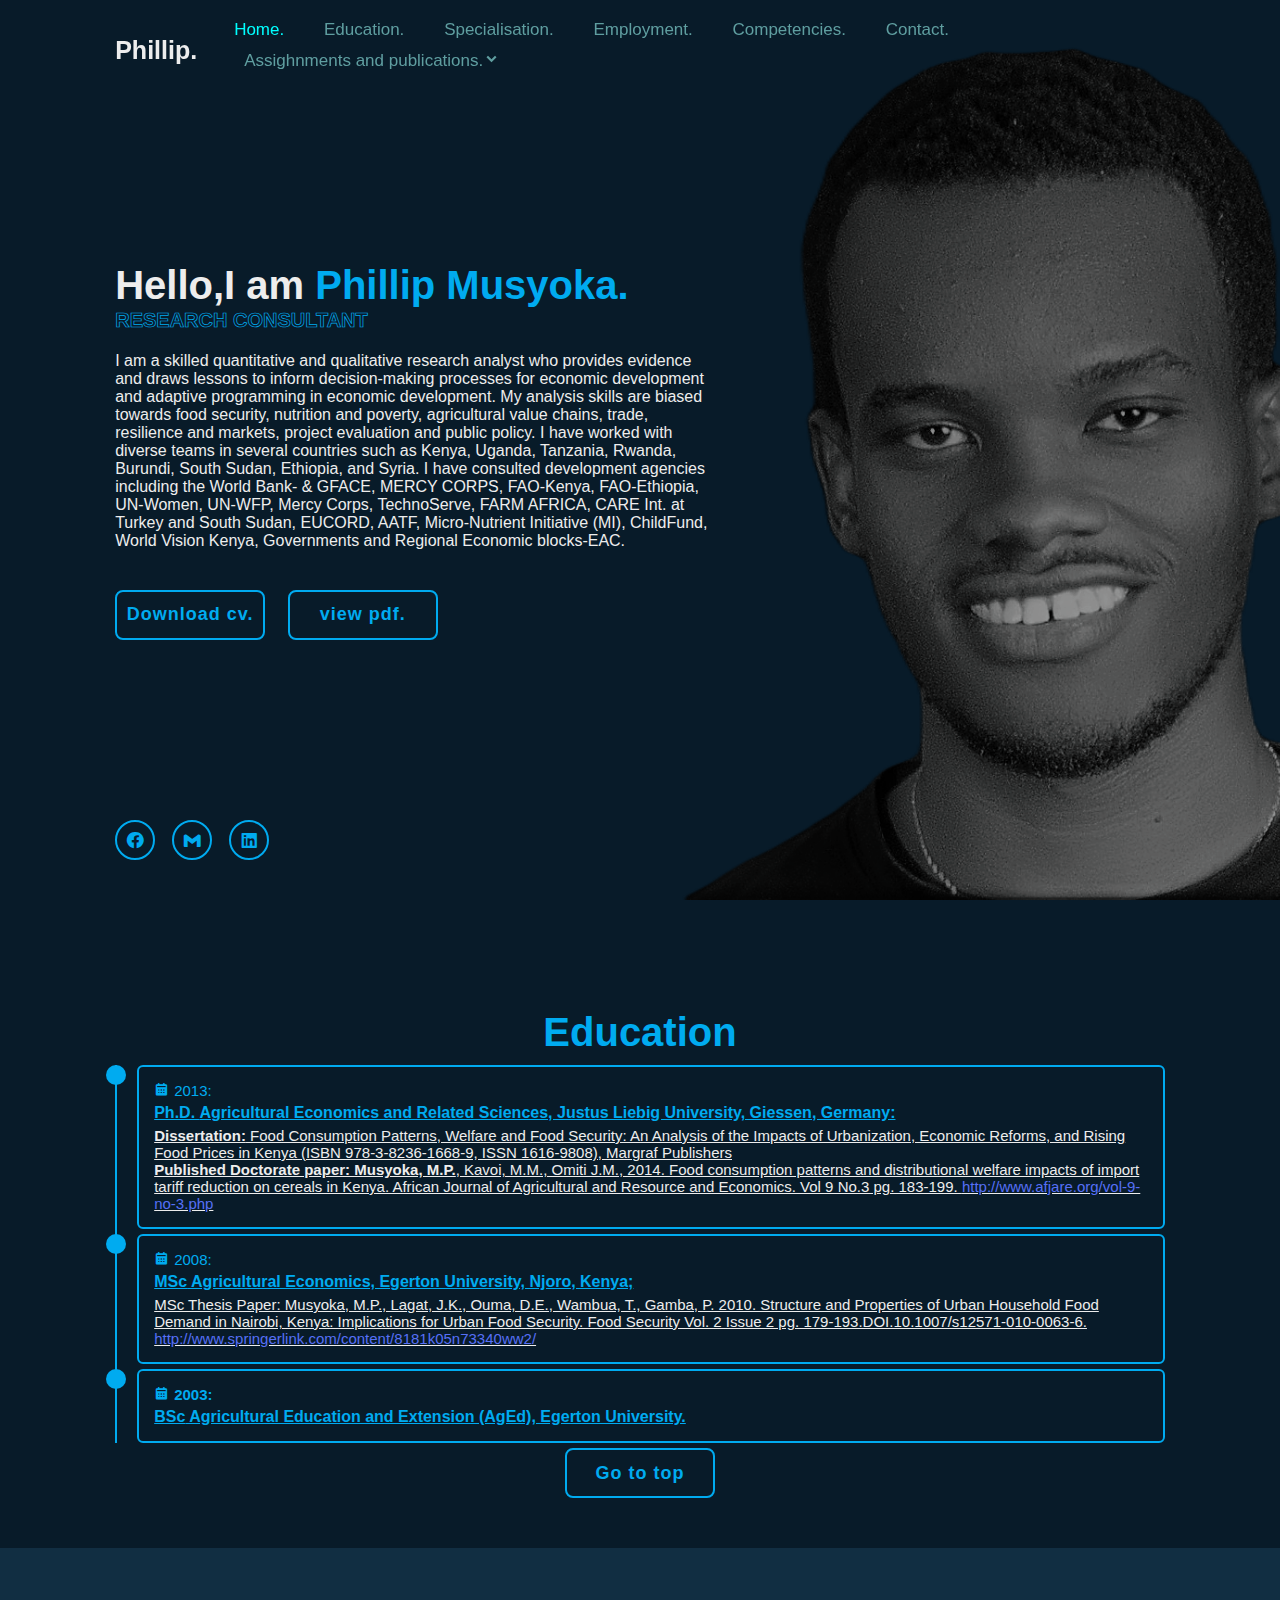
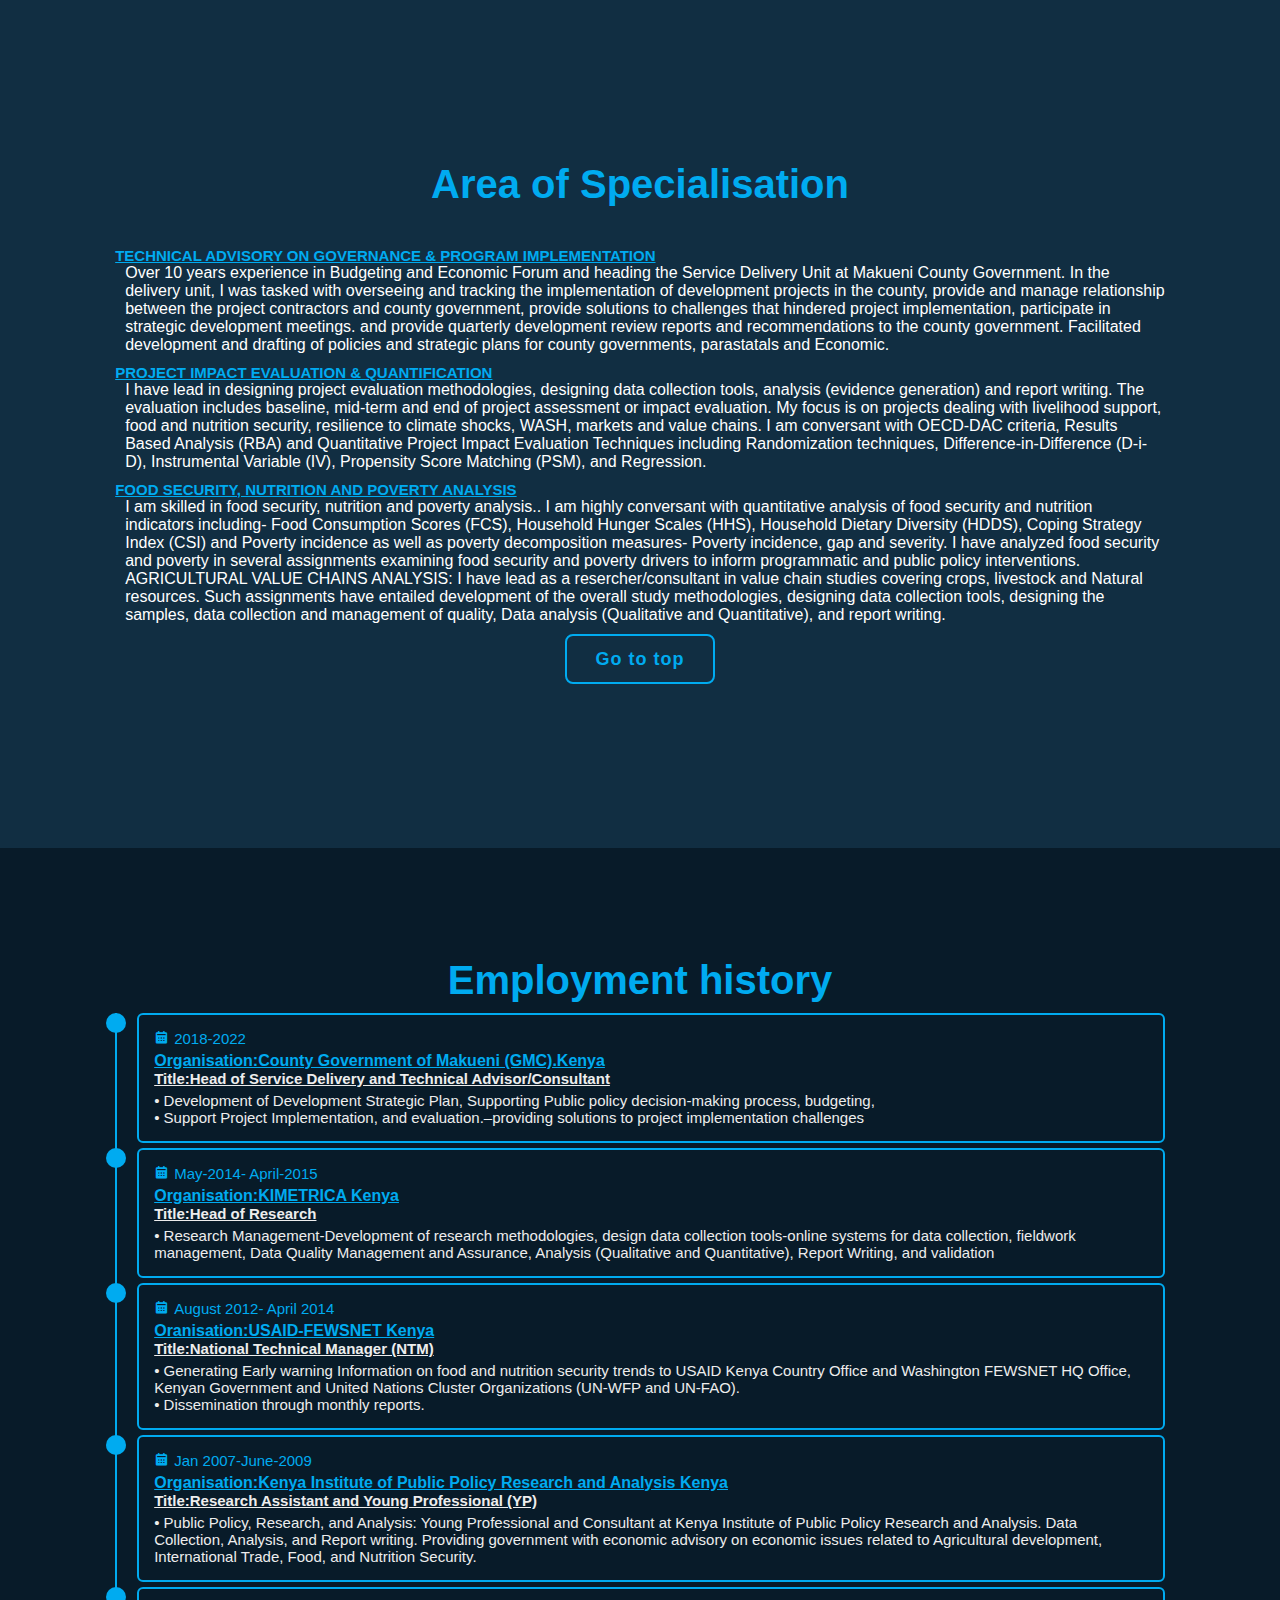
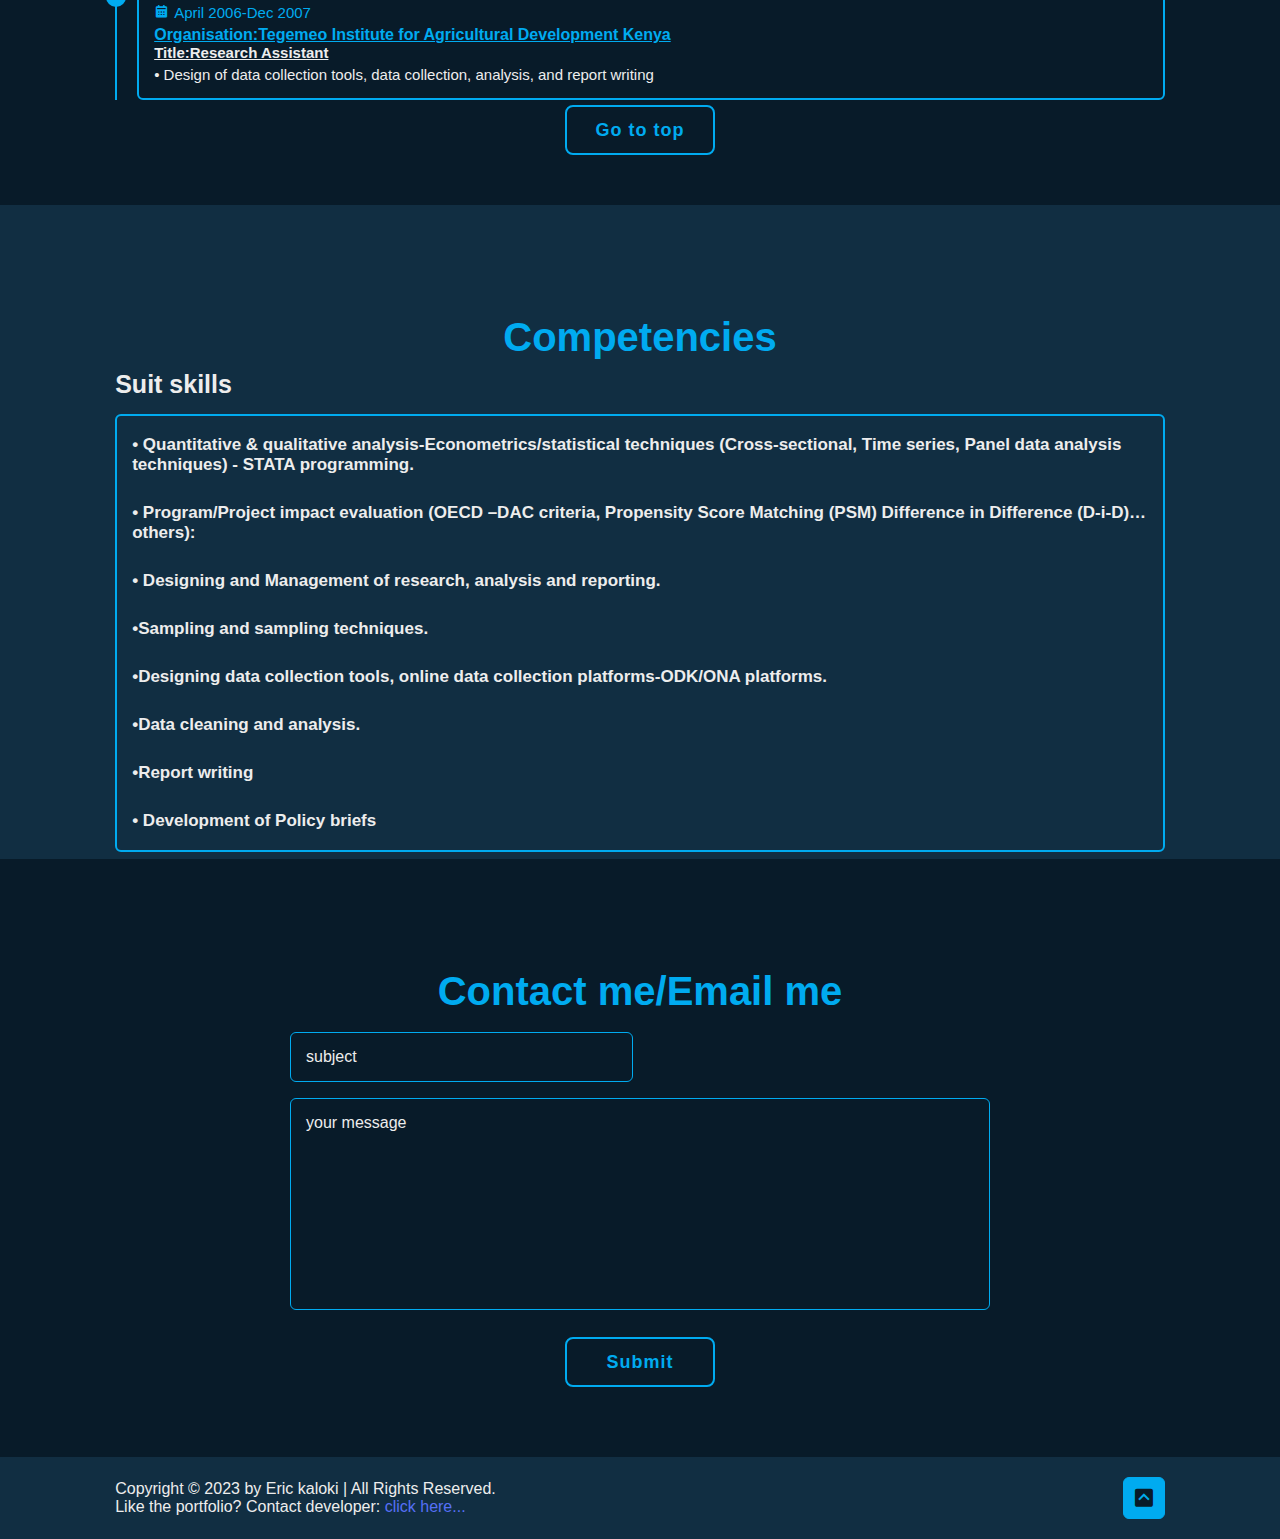
<file: index.html>
<!DOCTYPE html>
<html lang="en">
<head>
    <meta charset="UTF-8">
    <meta name="viewport" content="width=device-width, initial-scale=1.0">
    <title>Document</title>
    <link rel="stylesheet" href="style.css">
    <link href='https://unpkg.com/boxicons@2.1.4/css/boxicons.min.css' rel='stylesheet'>
</head>
<body>
        <header class="header">
               <a href="#home"class="logo">Phillip. <span classs="animate" style="--i:1;"></span></a>
                <div class="bx bx-menu" id="menu-icon"><span classs="animate" style="--i:2;"></span></div>  
           
            <nav class="navbar">

                    <a href="#home" class="active">Home.</a>
                    <a href="#education" >Education.</a>
                    <a href="#about">Specialisation.</a>
                    <a href="#employment">Employment.</a>
                    <a href="#skills">Competencies.</a>
                    <a href="#contact">Contact.</a>  
                        <div class="dropdown">                 
                        <a href="" target="_blank" class="dropdown-btn" onclick="toggleDropdown()">Assighnments and publications.<i class='bx bxs-chevron-down bx-flip-horizontal bx-tada' ></i></a>
                            <div class="dropdown-content" id="myDropdown">
                                <a href="Consultancy.html" target="_blank">Completed assignments.</a>                                       
                                <a href="publications.html" target="_blank">Publications.</a>                                                   
                            </div> 
                        </div>  
                <span class="active-nav"></span>
                <span classs="animate" style="--i:2;"></span>
             </nav>
              
        </header>
       
            

        <section class="home show-animate" id="home">
            <div class="home-content">
                <h1>Hello,I am <span>Phillip Musyoka.</span><span classs="animate" style="--i:2;"></span></h1>
                <div class="animation">
                    
                    <h3>RESEARCH CONSULTANT</h3>
                    <span classs="animate" style="--i:3;"></span>
                </div>
                <p>I am a skilled quantitative and qualitative research analyst who provides evidence and draws lessons
                    to inform decision-making processes for economic development and adaptive programming in
                    economic development. My analysis skills are biased towards food security, nutrition and poverty,
                    agricultural value chains, trade, resilience and markets, project evaluation and public policy. I have
                    worked with diverse teams in several countries such as Kenya, Uganda, Tanzania, Rwanda, Burundi,
                    South Sudan, Ethiopia, and Syria. I have consulted development agencies including the World Bank-
                    &amp; GFACE, MERCY CORPS, FAO-Kenya, FAO-Ethiopia, UN-Women, UN-WFP, Mercy Corps,
                    TechnoServe, FARM AFRICA, CARE Int. at Turkey and South Sudan, EUCORD, AATF, Micro-Nutrient
                    Initiative (MI), ChildFund, World Vision Kenya, Governments and Regional Economic blocks-EAC.
                    <span classs="animate" style="--i:4;"></span>
                </p>
                <div class="btn-box">
                    <a href="philiphs cv.docx" target="_self" class="btn">Download cv. </a>
                    <a href="fullcv.pdf" target="_blank" class="btn">view pdf.</a>
                    <span classs="animate" style="--i:5;"></span>
                </div>
              

            </div>
            
            <div class="home-sci">
                <a href="#"><i class='bx bxl-facebook-circle'></i></a>
                <a href="mailto:pmusyokaus@yahoo.com"><i class='bx bxl-gmail'></i></a>
                <a href="https://www.linkedin.com/in/pmusyoka/"><i class='bx bxl-linkedin-square' ></i></a>
                <span classs="animate" style="--i:6;"></span>
            </div>
            <div class="homeimage"></div>
            <span classs="animate homeimage " style="--i:7;"></span>
        </section>
        <section class="education" id="education">
             <h2 class="heading">Education<span classs="animate scroll" style="--i:1;"></span></h2>
            <div class="educationtrow">
               <div class="educationcolumn">
                   <div class="educationbox">
                       <div class="educationcontent">
                           <div class="content">
                               <div class="year"><i class='bx bxs-calendar'></i>2013: </div>
                               <h3><b>Ph.D. </b> Agricultural Economics and Related Sciences, Justus Liebig University, Giessen, Germany: </h3>
                                    <p><b>Dissertation:</b> Food Consumption Patterns, Welfare and Food Security: An Analysis of the Impacts of Urbanization, Economic Reforms, and Rising Food Prices in Kenya (ISBN 978-3-8236-1668-9, ISSN 1616-9808), Margraf Publishers <br>
                                     <b>Published Doctorate paper: Musyoka, M.P.</b>, Kavoi, M.M., Omiti J.M., 2014. 
                                     Food consumption patterns and distributional welfare impacts of import tariff reduction on cereals in Kenya. 
                                     African Journal of Agricultural and Resource and Economics. Vol 9 No.3 pg. 183-199. <a href="http://www.afjare.org/vol-9-no-3.php " style="color: rgb(86, 112, 246);"> http://www.afjare.org/vol-9-no-3.php  </a>
                                    </p>
                           </div>
                       </div>
                       <div class="educationcontent">
                           <div class="content">
                               <div class="year"><i class='bx bxs-calendar'></i>2008:</div>
                               <h3><b>MSc</b> Agricultural Economics, Egerton University, Njoro, Kenya;  </h3>
                               <p>MSc Thesis Paper: Musyoka, M.P., Lagat, J.K., Ouma, D.E., Wambua, T., Gamba, P. 2010. 
                                Structure and Properties of Urban Household Food Demand in Nairobi, Kenya: Implications for Urban Food Security. 
                                Food Security Vol. 2 Issue 2 pg. 179-193.DOI.10.1007/s12571-010-0063-6. <a href="http://www.springerlink.com/content/8181k05n73340ww2/" style="color: rgb(86, 112, 246);">http://www.springerlink.com/content/8181k05n73340ww2/   </a> </p>
                           </div>
                       </div>
                       
                       <div class="educationcontent">
                           <div class="content">
                               <div class="year"><i class='bx bxs-calendar'></i><b>2003:</b></div>
                                <h3><b>BSc</b> Agricultural Education and Extension (AgEd), Egerton University.</h3>
                            </div>
                       </div> 
                                           
                   </div>
               </div> 
               <div class="btnbox">
                <a href="education" class="btns">Go to top</a>
                <span classs="animate scroll" style="--i:5;"></span>
            </div>                  
           </div>
       </section>

        <section class="about" id="about">
            <h2 class="heading">Area of Specialisation<span classs="animate scroll" style="--i:1;"></span></h2>
            <div class="aboutcontent">
                
                <p>
                    <span classs="animate scroll" style="--i:4;"></span>
                    <h2><b>TECHNICAL ADVISORY ON GOVERNANCE &amp; PROGRAM IMPLEMENTATION</b><span classs="animate scroll" style="--i:3;"></span> </h2><br>   
                       <P>
                            Over 10 years experience in Budgeting and Economic Forum and heading the Service Delivery Unit at Makueni County
                            Government. In the delivery unit, I was tasked with overseeing and tracking the implementation of
                            development projects in the county, provide and manage relationship between the project
                            contractors and county government, provide solutions to challenges that hindered project
                            implementation, participate in strategic development meetings. and provide quarterly development
                            review reports and recommendations to the county government. Facilitated development and
                            drafting of policies and strategic plans for county governments, parastatals and Economic.<br>
                        </P>
                    <h2><b>PROJECT IMPACT EVALUATION &amp; QUANTIFICATION </b><span classs="animate scroll" style="--i:3;"></span></h2><br>
                        <p>
                            I have lead in designing project evaluation
                            methodologies, designing data collection tools, analysis (evidence generation) and report writing.
                            The evaluation includes baseline, mid-term and end of project assessment or impact evaluation. My
                            focus is on projects dealing with livelihood support, food and nutrition security, resilience to climate
                            shocks, WASH, markets and value chains. I am conversant with OECD-DAC criteria, Results Based
                            Analysis (RBA) and Quantitative Project Impact Evaluation Techniques including Randomization
                            techniques, Difference-in-Difference (D-i-D), Instrumental Variable (IV), Propensity Score Matching
                            (PSM), and Regression. <br>
                        </p>
                       
                    <h2><b>FOOD SECURITY, NUTRITION AND POVERTY ANALYSIS</b><span classs="animate scroll" style="--i:3;"></span></h2> <br>
                        <p>
                            I am skilled in food security, nutrition and
                            poverty analysis.. I am highly conversant with quantitative analysis of food security and nutrition
                            indicators including- Food Consumption Scores (FCS), Household Hunger Scales (HHS), Household
                            Dietary Diversity (HDDS), Coping Strategy Index (CSI) and Poverty incidence as well as poverty
                            decomposition measures- Poverty incidence, gap and severity. I have analyzed food security and
                            poverty in several assignments examining food security and poverty drivers to inform programmatic
                            and public policy interventions.
                            AGRICULTURAL VALUE CHAINS ANALYSIS: I have lead as a resercher/consultant in value chain studies
                            covering crops, livestock and Natural resources. Such assignments have entailed development of the
                            overall study methodologies, designing data collection tools, designing the samples, data collection
                            and management of quality, Data analysis (Qualitative and Quantitative), and report writing.
                          </p>  
                </p>
                    <div class="btnbox">
                        <a href="#about" class="btns">Go to top</a>
                        <span classs="animate scroll" style="--i:5;"></span>
                    </div>
            </div>
        </section>
    <section class="employment" id="employment">
         <h2 class="heading">Employment history<span classs="animate scroll" style="--i:1;"></span></h2>
          <div class="employmentrow">
            <div class="employmentcolumn">
                <div class="employmentbox">
                    <div class="employmentcontent">
                        <div class="content">
                            <div class="year"><i class='bx bxs-calendar'></i>2018-2022</div>
                            <h3>Organisation:County Government of Makueni (GMC).Kenya </h3>
                            <h2>Title:Head of Service Delivery and Technical Advisor/Consultant </h2>
                              <p>• Development of Development Strategic Plan, Supporting Public policy decision-making process, budgeting, <br>
                                 • Support Project Implementation, and evaluation.–providing solutions to project implementation challenges
                              </p>
                        </div>
                    </div>
                    <div class="employmentcontent">
                        <div class="content">
                            <div class="year"><i class='bx bxs-calendar'></i>May-2014- April-2015</div>
                            <h3>Organisation:KIMETRICA Kenya </h3>
                            <h2>Title:Head of Research </h2>
                            <p>• Research Management-Development of research methodologies, design data collection tools-online systems for data collection, fieldwork management, Data Quality Management and Assurance, Analysis (Qualitative and Quantitative), Report Writing, and validation</p>
                        </div>
                    </div>
                    <div class="employmentcontent">
                        <div class="content">
                            <div class="year"><i class='bx bxs-calendar'></i>August 2012- April 2014</div>
                             <h3>Oranisation:USAID-FEWSNET Kenya</h3>
                               <h2>Title:National Technical Manager (NTM)</h2>                                
                                <p>
                                    • Generating Early warning Information on food and nutrition security trends to USAID Kenya Country Office and Washington FEWSNET HQ Office, Kenyan Government and United Nations Cluster Organizations (UN-WFP and UN-FAO). <br>
                                    • Dissemination through monthly reports.
                                </p>
                        </div>
                    </div>
                    <div class="employmentcontent">
                        <div class="content">
                            <div class="year"><i class='bx bxs-calendar'></i>Jan 2007-June-2009	</div>
                            <h3>Organisation:Kenya Institute of Public Policy Research and Analysis Kenya</h3>
                            <h2>Title:Research Assistant and Young Professional (YP)</h2>
                                <p>	
                                    • Public Policy, Research, and Analysis: Young Professional and Consultant at Kenya Institute of Public Policy Research and Analysis. 
                                    Data Collection, Analysis, and Report writing. Providing government with economic advisory on economic issues related to Agricultural development, 
                                    International Trade, Food, and Nutrition Security.
                                </p>
                        </div>
                    </div>
                    <div class="employmentcontent">
                        <div class="content">
                            <div class="year"><i class='bx bxs-calendar'></i>April 2006-Dec 2007</div>
                            <h3>Organisation:Tegemeo Institute for Agricultural Development Kenya</h3>
                            <h2>Title:Research Assistant</h2>
                            <p>• Design of data collection tools, data collection, analysis, and report writing</p>
                        </div>
                    </div>
                   
                </div>
            </div>
           
            <div class="btnbox ">
                <a href="#employment" class="btns">Go to top</a>
            </div>
        </div>
    </section>

    <section class="skills" id="skills">
        <h2 class="heading">Competencies</h2>
        <div class="skillsrow">
            <div class="skillscolumn">
                <h3 class="title">Suit skills</h3>
                <div class="skillsbox">
                    <div class="skillscontent">                        
                            <div class="progeress">
                                <h3>• Quantitative & qualitative analysis-Econometrics/statistical techniques (Cross-sectional, Time series, Panel data analysis techniques) - STATA programming. </h3>
                                
                            </div>
                            <div class="progeress">
                                <h3>• Program/Project impact evaluation (OECD –DAC criteria, Propensity Score Matching (PSM) Difference in Difference (D-i-D)…others): </h3>                                   
                                
                            </div>
                            <div class="progeress">
                                <h3>• Designing and Management of research, analysis and reporting.</h3>
                                
                            </div>
                            <div class="progeress">
                                <h3>•Sampling and sampling techniques.</h3>                                    
                                
                            </div>
                            <div class="progeress">
                                <h3>•Designing data collection tools, online data collection platforms-ODK/ONA platforms.</h3>                                    
                                
                            </div>
                            <div class="progeress">
                                <h3>•Data cleaning and analysis.</h3>
                                                              
                            </div>
                            <div class="progeress">
                                <h3>•Report writing</h3>
                              
                            </div>
                            <div class="progeress">
                                <h3>• Development of Policy briefs</h3>
                              
                            </div>
                           
                         </div>
                    </div>
                </div>
            </div>
        </div>
    </section>
    <section class="contact" id="contact">
        <h2 class="heading">Contact me/Email me</h2>
        <form action="mailto:pmusyokaus@yahoo.com" method="get">
            <div class="inputbox">
               
                <div class="inputfield">
                    <input type="text" placeholder="subject" name="subject" required>
                    <span class="focus"></span>
                </div>
               
            </div>
            <div class="textarea-field">
                <textarea name="body" id="" cols="30" rows="10" placeholder="your message" required ></textarea>
                <span class="focus"></span>
            </div>

            <div class="btnbox">
                <button type= "submit" class="btns">Submit</button>
            </div>

        </form>



    </section>

    <footer class="footer">
        <div class="footertext">
            <p>Copyright &copy; 2023 by Eric kaloki | All Rights Reserved.</p>
            <p>Like the portfolio? Contact developer: <a href="mailto:kaloki2002@gmail.com"  style="color: rgb(86, 112, 246);">click here...</a></p>
        </div>
        <div class="footericon">
            
            <a href="#"><i class='bx bxs-chevron-up-square'></i></a>
            
        </div>
    </footer>


    <script src="script.js"></script>

</body>
</html>
</file>
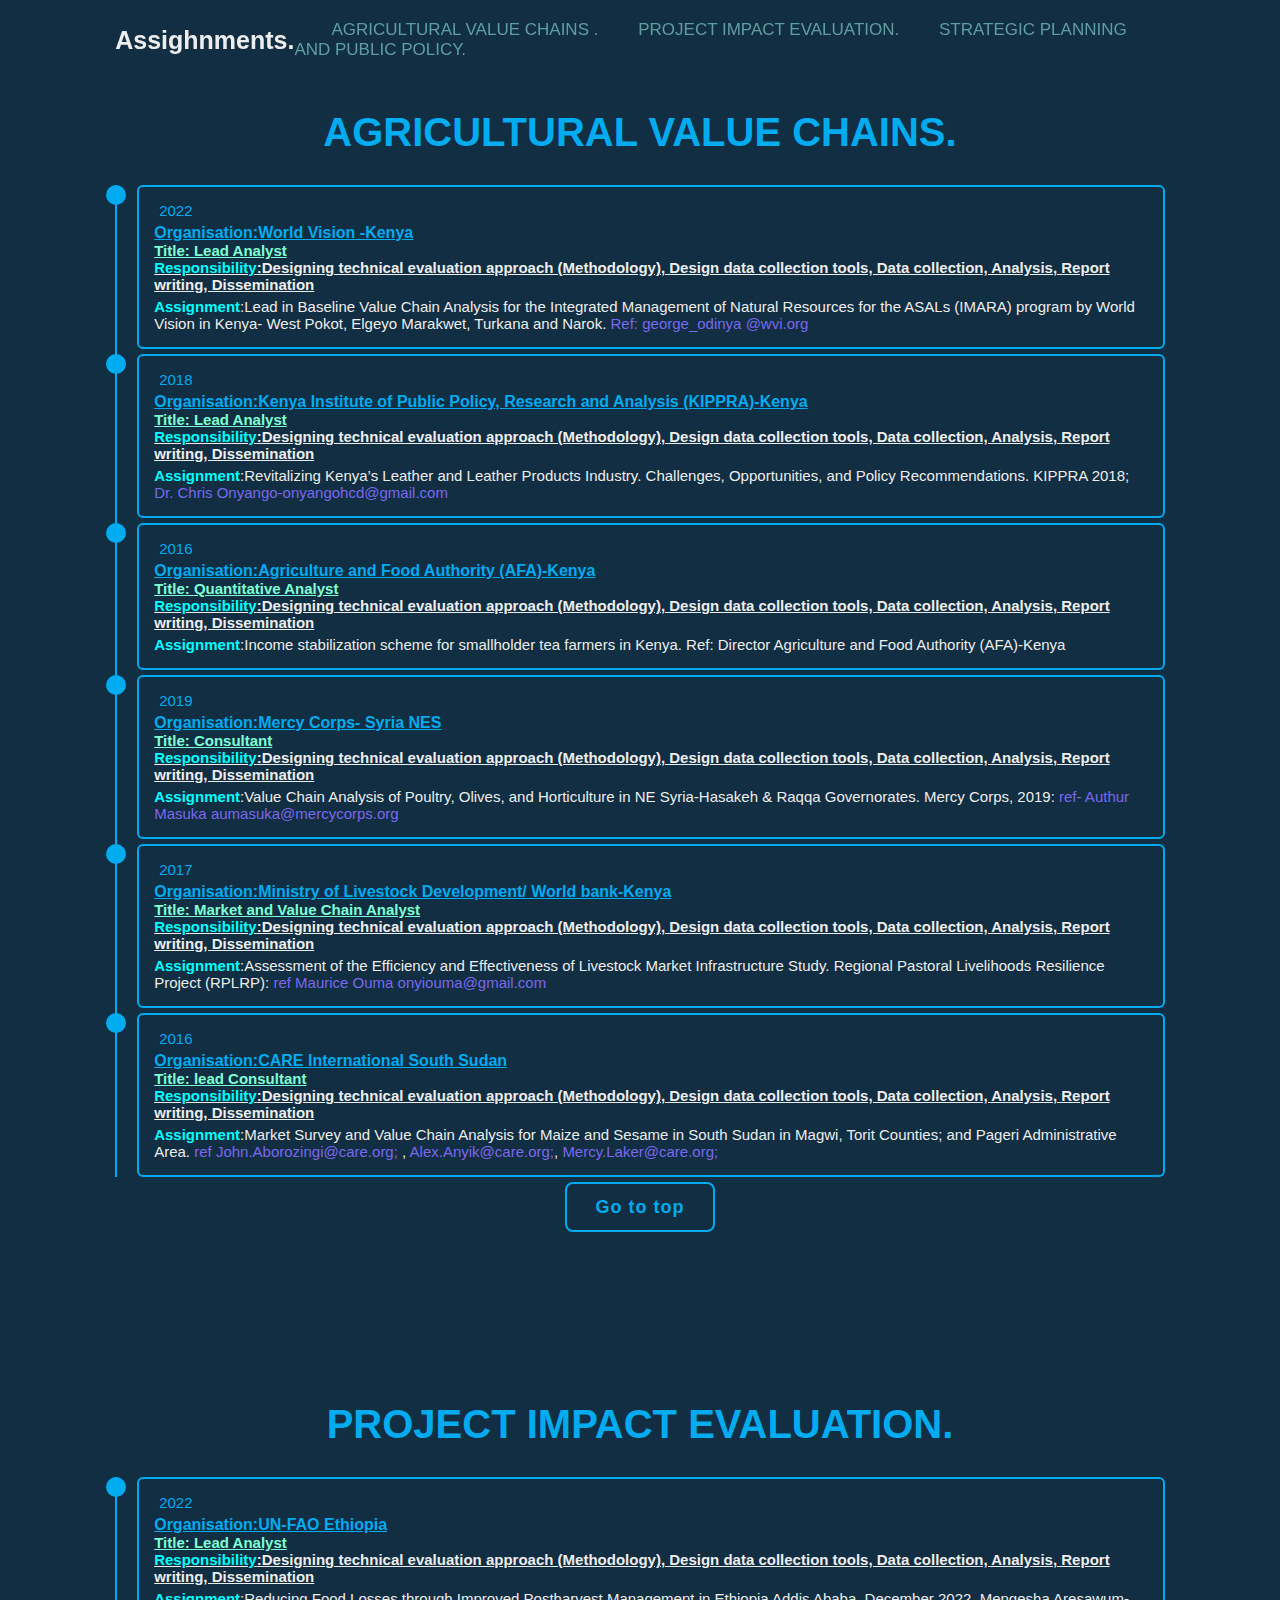
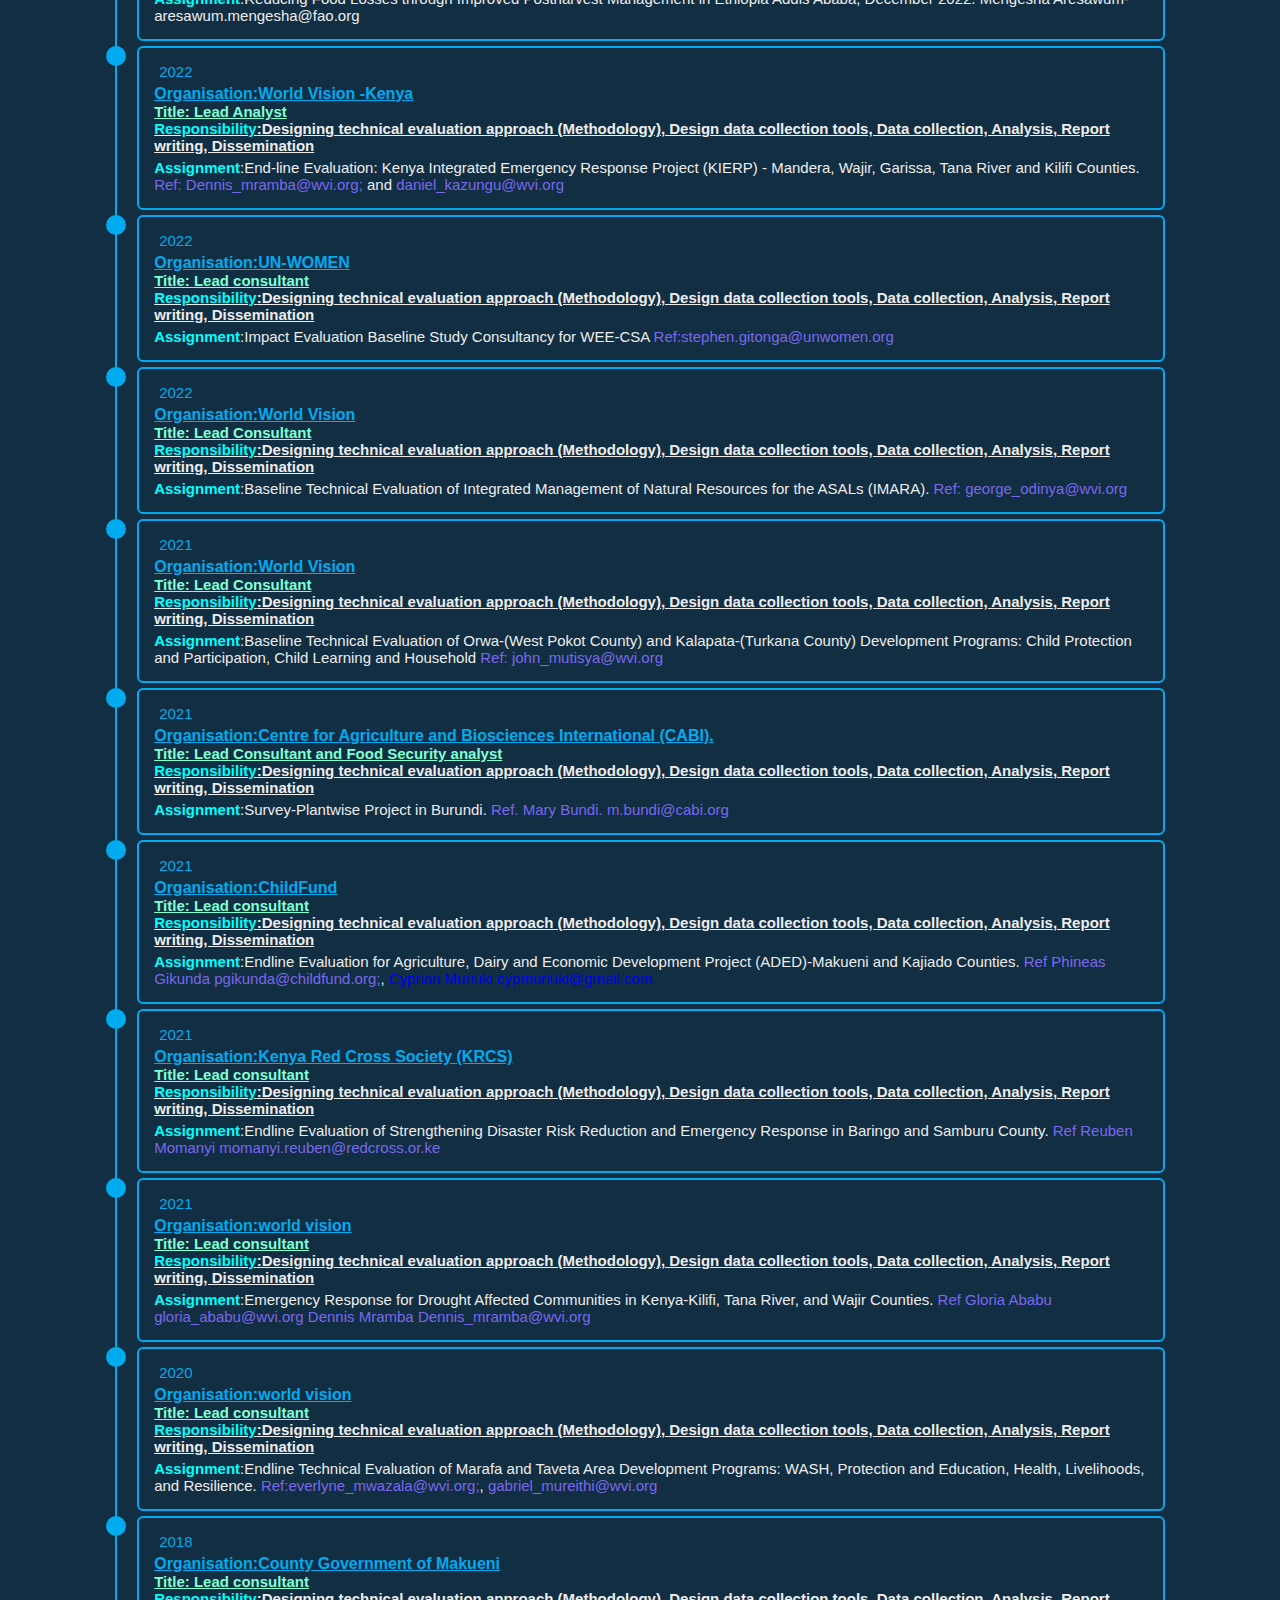
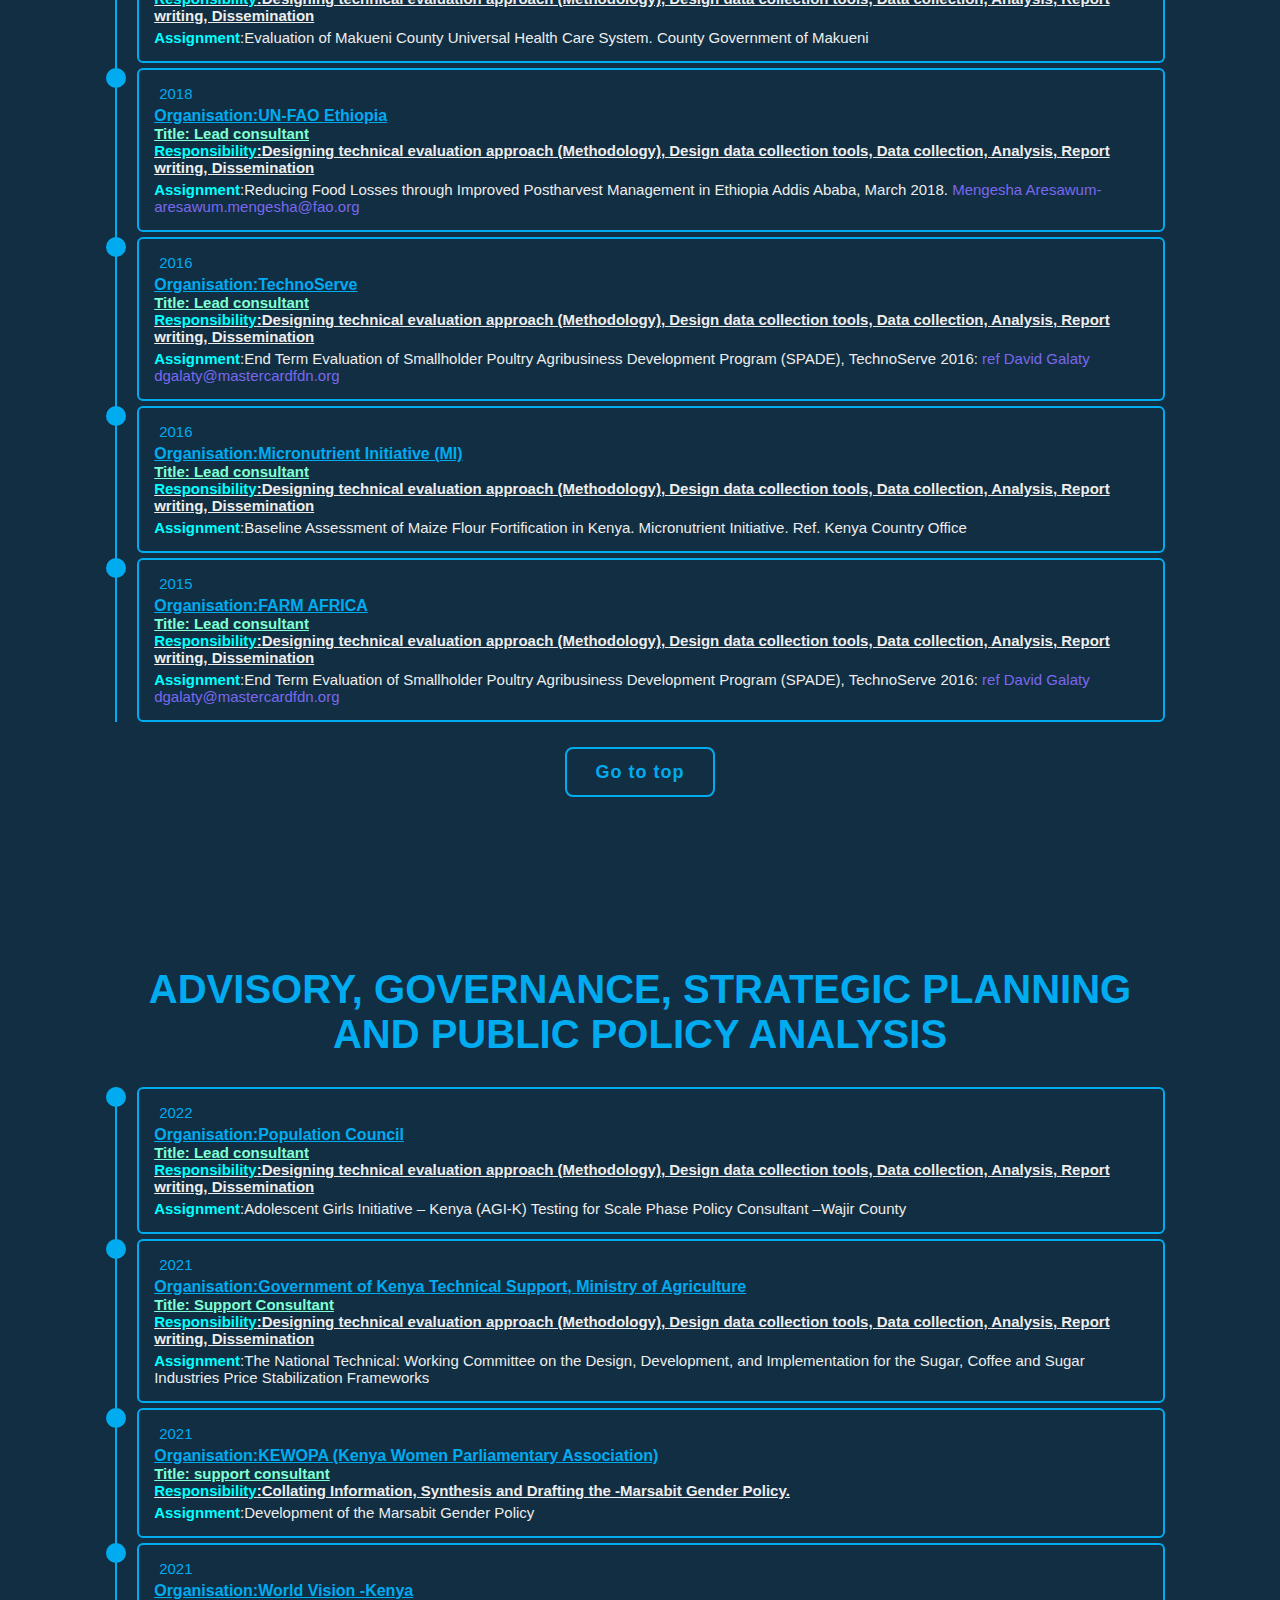
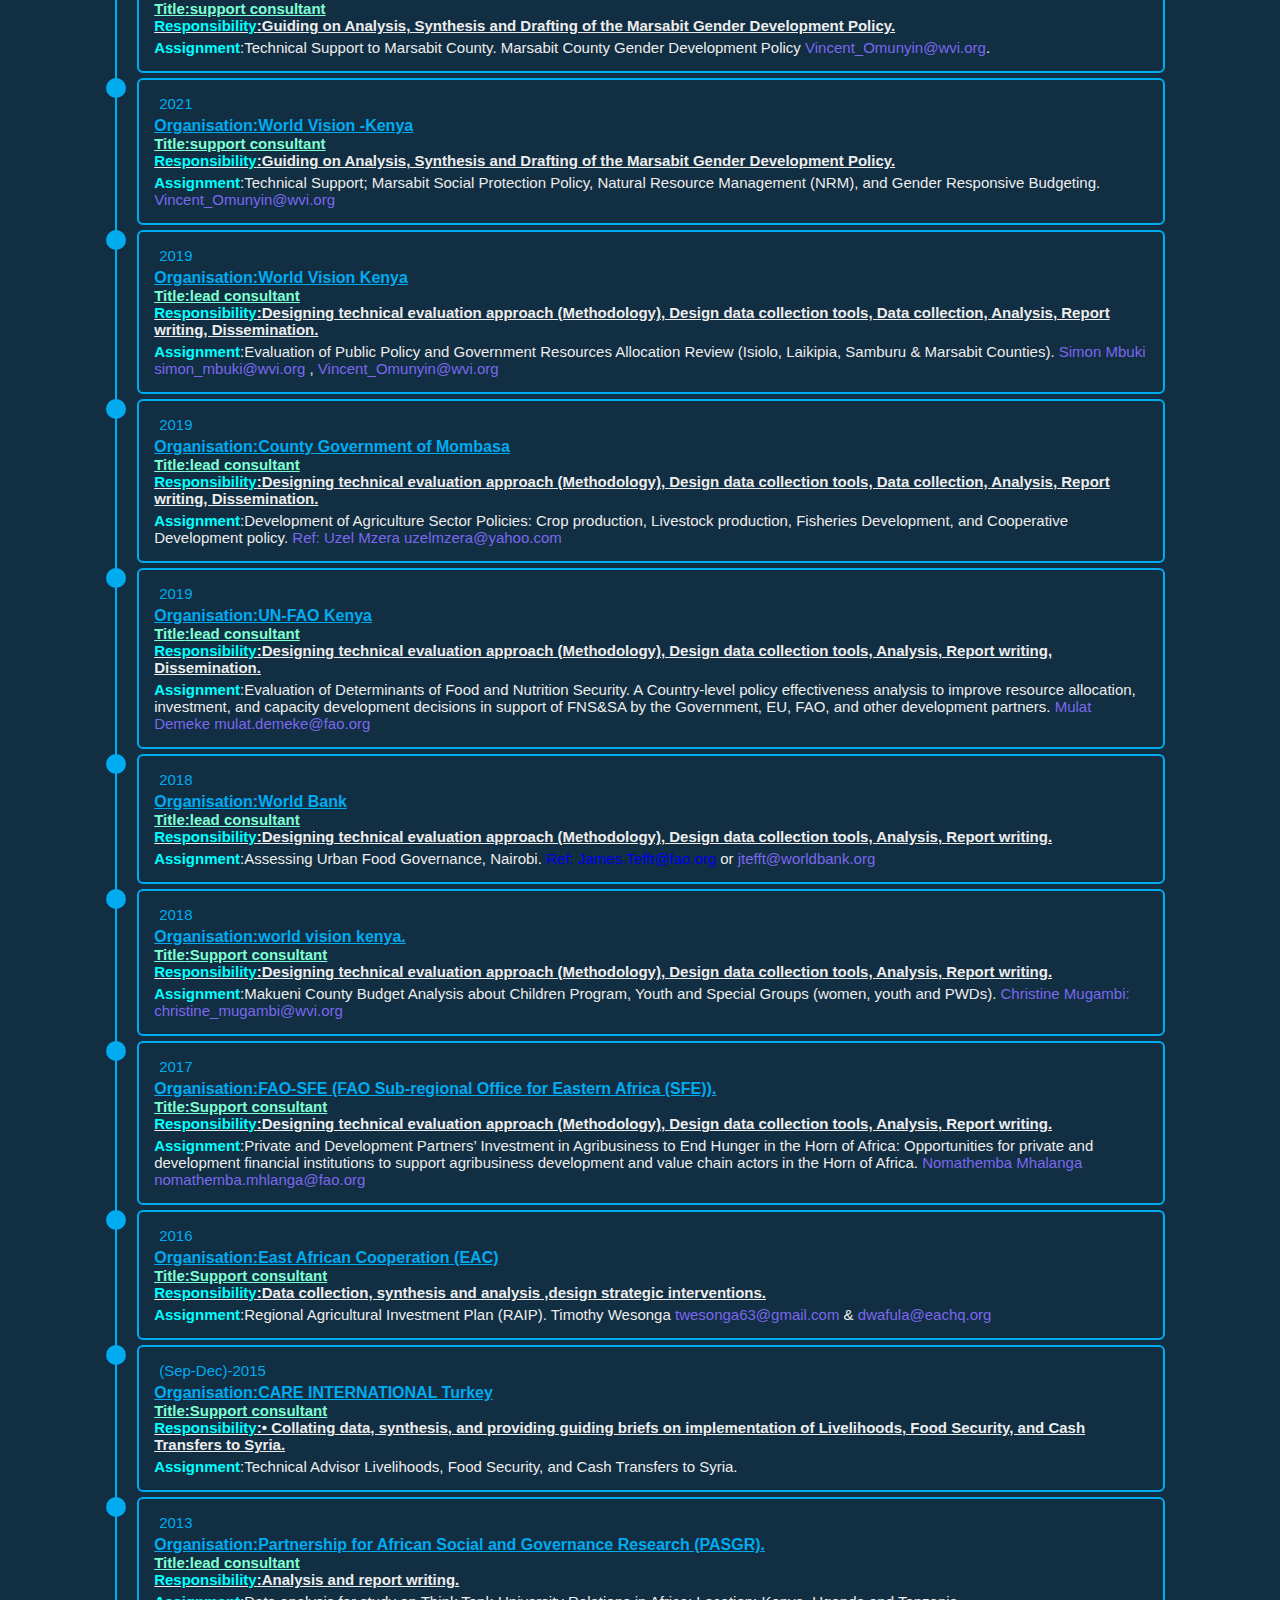
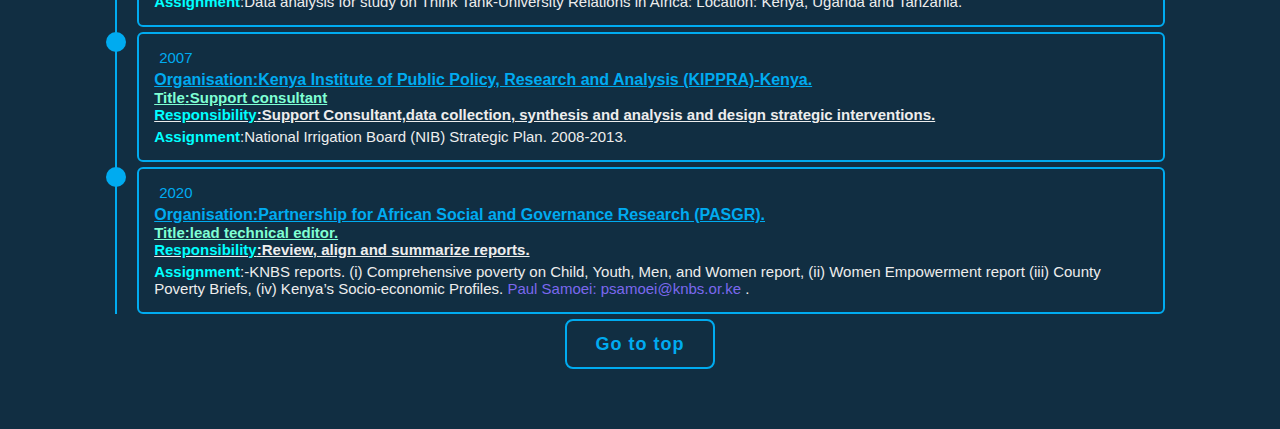
<file: Consultancy.html>
<!DOCTYPE html>
<html lang="en">
<head>
    <meta charset="UTF-8">
    <meta name="viewport" content="width=device-width, initial-scale=1.0">
    <title>Document</title>
    <link rel="stylesheet" href="style.css">
</head>
<body>
    <header class="header">   
     <a href="#home"class="logo">Assighnments.</a>   
     <div class="bx bx-menu" id="menu-icon"><span classs="animate" style="--i:2;"></span></div> 
        <nav class="navbar">
            <a href="#AGRICULTURAL ">AGRICULTURAL VALUE CHAINS .</a>
            <a href="#PROJECT IMPACT">PROJECT IMPACT EVALUATION.</a>
            <a href="#STRATEGIC PLANNING">STRATEGIC PLANNING AND PUBLIC POLICY.</a>
        </nav> 
    </header>
    <section class="about" id="AGRICULTURAL">
            <h2 class="heading">AGRICULTURAL VALUE CHAINS.</h2>
            <div class="employmentrow">
                <div class="employmentcolumn">
                    <div class="employmentbox">
                        <div class="employmentcontent">
                            <div class="content">
                                <div class="year"><i class='bx bxs-calendar'></i>2022</div>
                                <h3>Organisation:World Vision -Kenya</h3>
                                <h2 style="color: aquamarine;">Title: <b>Lead Analyst</b></h2>
                                <h2><b style="color: aqua;">Responsibility</b>:Designing technical evaluation approach (Methodology), Design data collection tools, Data collection, Analysis, Report writing, Dissemination</h2>
                                <p><b style="color: aqua;">Assignment</b>:Lead in Baseline Value Chain Analysis for the Integrated Management of Natural Resources for the ASALs (IMARA) program by World Vision in Kenya- West Pokot, Elgeyo Marakwet, Turkana and Narok.  <a href="george_odinya @wvi.org " style="color: mediumslateblue;">Ref: george_odinya @wvi.org </a></p>
                            </div>
                        </div>
                        <div class="employmentcontent">
                            <div class="content">
                                <div class="year"><i class='bx bxs-calendar'></i>2018</div>
                                <h3>Organisation:Kenya Institute of Public Policy, Research and Analysis (KIPPRA)-Kenya</h3>
                                <h2 style="color: aquamarine;">Title: <b>Lead Analyst</b></h2>
                                <h2><b style="color: aqua;">Responsibility</b>:Designing technical evaluation approach (Methodology), Design data collection tools, Data collection, Analysis, Report writing, Dissemination</h2>
                                <p><b style="color: aqua;">Assignment</b>:Revitalizing Kenya’s Leather and Leather Products Industry. Challenges, Opportunities, and Policy Recommendations. KIPPRA 2018; <a href=" mailto:Onyango-onyangohcd@gmail.com" style="color: mediumslateblue;"> Dr. Chris Onyango-onyangohcd@gmail.com</a></p>
                            </div>
                        </div>
                        <div class="employmentcontent">
                            <div class="content">
                                <div class="year"><i class='bx bxs-calendar'></i>2016</div>
                                <h3>Organisation:Agriculture and Food Authority (AFA)-Kenya</h3>
                                <h2 style="color: aquamarine;">Title: <b>Quantitative Analyst</b></h2>
                                <h2><b style="color: aqua;">Responsibility</b>:Designing technical evaluation approach (Methodology), Design data collection tools, Data collection, Analysis, Report writing, Dissemination</h2>
                                <p><b style="color: aqua;">Assignment</b>:Income stabilization scheme for smallholder tea farmers in Kenya. Ref: Director Agriculture and Food Authority (AFA)-Kenya  </p>
                            </div>
                        </div>
                        
                        <div class="employmentcontent">
                            <div class="content">
                                <div class="year"><i class='bx bxs-calendar'></i>2019</div>
                                <h3>Organisation:Mercy Corps- Syria NES</h3>
                                <h2 style="color: aquamarine;">Title: <b>Consultant</b></h2>
                                <h2><b style="color: aqua;">Responsibility</b>:Designing technical evaluation approach (Methodology), Design data collection tools, Data collection, Analysis, Report writing, Dissemination</h2>
                                <p><b style="color: aqua;">Assignment</b>:Value Chain Analysis of Poultry, Olives, and Horticulture in NE Syria-Hasakeh & Raqqa Governorates. Mercy Corps, 2019: <a href="mailto:aumasuka@mercycorps.org" style="color: mediumslateblue;" >ref- Authur Masuka aumasuka@mercycorps.org</a></p>
                            </div>
                        </div>
                        <div class="employmentcontent">
                            <div class="content">
                                <div class="year"><i class='bx bxs-calendar'></i>2017</div>
                                <h3>Organisation:Ministry of Livestock Development/ World bank-Kenya </h3>
                                <h2 style="color: aquamarine;">Title: <b>Market and Value Chain Analyst</b></h2>
                                <h2><b style="color: aqua;">Responsibility</b>:Designing technical evaluation approach (Methodology), Design data collection tools, Data collection, Analysis, Report writing, Dissemination</h2>
                                <p><b style="color: aqua;">Assignment</b>:Assessment of the Efficiency and Effectiveness of Livestock Market Infrastructure Study. Regional Pastoral Livelihoods Resilience Project (RPLRP): <a href="mailto:onyiouma@gmail.com" style="color: mediumslateblue;">ref Maurice Ouma onyiouma@gmail.com</a></a></p>
                            </div>
                        </div>

                        <div class="employmentcontent">
                            <div class="content">
                                <div class="year"><i class='bx bxs-calendar'></i>2016</div>
                                <h3>Organisation:CARE International South Sudan</h3>
                                <h2 style="color: aquamarine;">Title: <b>lead Consultant</b></h2>
                                <h2><b style="color: aqua;">Responsibility</b>:Designing technical evaluation approach (Methodology), Design data collection tools, Data collection, Analysis, Report writing, Dissemination</h2>
                                <p><b style="color: aqua;">Assignment</b>:Market Survey and Value Chain Analysis for Maize and Sesame in South Sudan in Magwi, Torit Counties; and Pageri Administrative Area. <a href="mailto:John.Aborozingi@care.org" style="color: mediumslateblue;">ref John.Aborozingi@care.org; </a>, <a href="mailto:Alex.Anyik@care.org" style="color: mediumslateblue;">Alex.Anyik@care.org;</a>, <a href="mailto:Mercy.Laker@care.org" style="color: mediumslateblue;">Mercy.Laker@care.org;</a></p>
                            </div>
                        </div>
                    
                    </div>
                </div>
                    <div class="btnbox">
                        <a href="#AGRICULTURAL" class="btns">Go to top</a>
                    </div>
            </div>
    </section>

    <section class="about" id="PROJECT IMPACT">
        <h2 class="heading">PROJECT IMPACT EVALUATION.</h2>
        <div class="employmentrow">
            <div class="employmentcolumn">
                <div class="employmentbox">
                    <div class="employmentcontent">
                        <div class="content">
                            <div class="year"><i class='bx bxs-calendar'></i>2022</div>
                            <h3>Organisation:UN-FAO Ethiopia</h3>
                            <h2 style="color: aquamarine;">Title: <b>Lead Analyst</b></h2>
                            <h2><b style="color: aqua;">Responsibility</b>:Designing technical evaluation approach (Methodology), Design data collection tools, Data collection, Analysis, Report writing, Dissemination</h2>
                            <p><b style="color: aqua;">Assignment</b>:Reducing Food Losses through Improved Postharvest Management in Ethiopia Addis Ababa, December 2022. <a href="mailto:aresawum.mengesha@fao.org" style="color: mediumslateblue;"></a>Mengesha Aresawum- aresawum.mengesha@fao.org </p>
                        </div>
                    </div>

                    <div class="employmentcontent">
                        <div class="content">
                            <div class="year"><i class='bx bxs-calendar'></i>2022</div>
                            <h3>Organisation:World Vision -Kenya</h3>
                            <h2 style="color: aquamarine;">Title: <b>Lead Analyst</b></h2>
                            <h2><b style="color: aqua;">Responsibility</b>:Designing technical evaluation approach (Methodology), Design data collection tools, Data collection, Analysis, Report writing, Dissemination</h2>
                            <p><b style="color: aqua;">Assignment</b>:End-line Evaluation: Kenya Integrated Emergency Response Project (KIERP) - Mandera, Wajir, Garissa, Tana River and Kilifi Counties. <a href="mailto:Dennis_mramba@wvi.org" style="color: mediumslateblue;">Ref: Dennis_mramba@wvi.org;</a> and <a href="mailto:daniel_kazungu@wvi.org" style="color: mediumslateblue;">daniel_kazungu@wvi.org</a>
                            </p>
                        </div>
                    </div>

                    <div class="employmentcontent">
                        <div class="content">
                            <div class="year"><i class='bx bxs-calendar'></i>2022</div>
                            <h3>Organisation:UN-WOMEN</h3>
                            <h2 style="color: aquamarine;">Title: <b>Lead consultant</b></h2>
                            <h2><b style="color: aqua;">Responsibility</b>:Designing technical evaluation approach (Methodology), Design data collection tools, Data collection, Analysis, Report writing, Dissemination</h2>
                            <p><b style="color: aqua;">Assignment</b>:Impact Evaluation Baseline Study Consultancy for WEE-CSA <a href="mailto:stephen.gitonga@unwomen.org" style="color: mediumslateblue;">Ref:stephen.gitonga@unwomen.org</a>
                        </div>
                    </div>

                    <div class="employmentcontent">
                        <div class="content">
                            <div class="year"><i class='bx bxs-calendar'></i>2022</div>
                            <h3>Organisation:World Vision</h3>
                            <h2 style="color: aquamarine;">Title: <b>Lead Consultant </b></h2>
                            <h2><b style="color: aqua;">Responsibility</b>:Designing technical evaluation approach (Methodology), Design data collection tools, Data collection, Analysis, Report writing, Dissemination</h2>
                            <p><b style="color: aqua;">Assignment</b>:Baseline Technical Evaluation of Integrated Management of Natural Resources for the ASALs (IMARA).  <a href="mailto:george_odinya@wvi.org" style="color: mediumslateblue;">Ref: george_odinya@wvi.org</a></p>
                        </div>
                    </div>

                    <div class="employmentcontent">
                        <div class="content">
                            <div class="year"><i class='bx bxs-calendar'></i>2021</div>
                            <h3>Organisation:World Vision</h3>
                            <h2 style="color: aquamarine;">Title: <b>Lead Consultant </b></h2>
                            <h2><b style="color: aqua;">Responsibility</b>:Designing technical evaluation approach (Methodology), Design data collection tools, Data collection, Analysis, Report writing, Dissemination</h2>
                            <p><b style="color: aqua;">Assignment</b>:Baseline Technical Evaluation of Orwa-(West Pokot County) and Kalapata-(Turkana County) Development Programs: Child Protection and Participation, Child Learning and Household <a href="john_mutisya@wvi.org" style="color: mediumslateblue;">Ref: john_mutisya@wvi.org</a></p>
                        </div>
                    </div>
                    <div class="employmentcontent">
                        <div class="content">
                            <div class="year"><i class='bx bxs-calendar'></i>2021</div>
                            <h3>Organisation:Centre for Agriculture and Biosciences International (CABI).</h3>
                            <h2 style="color: aquamarine;">Title: <b>Lead Consultant and Food Security analyst </b></h2>
                            <h2><b style="color: aqua;">Responsibility</b>:Designing technical evaluation approach (Methodology), Design data collection tools, Data collection, Analysis, Report writing, Dissemination</h2>
                            <p><b style="color: aqua;">Assignment</b>:Survey-Plantwise Project in Burundi. <a href="mailto:bundi@cabi.org" style="color: mediumslateblue;">Ref. Mary Bundi. m.bundi@cabi.org</a>
                            </p>
                        </div>
                    </div>
                    <div class="employmentcontent">
                        <div class="content">
                            <div class="year"><i class='bx bxs-calendar'></i>2021</div>
                            <h3>Organisation:ChildFund</h3>
                            <h2 style="color: aquamarine;">Title: Lead consultant <b></b></h2>
                            <h2><b style="color: aqua;">Responsibility</b>:Designing technical evaluation approach (Methodology), Design data collection tools, Data collection, Analysis, Report writing, Dissemination</h2>
                            <p><b style="color: aqua;">Assignment</b>:Endline Evaluation for Agriculture, Dairy and Economic Development Project (ADED)-Makueni and Kajiado Counties. <a href="mailto:pgikunda@childfund.org" style="color: mediumslateblue;">Ref Phineas Gikunda pgikunda@childfund.org;</a>, <a href="mailto:cypmuriuki@gmail.com">Cyprian Muriuki cypmuriuki@gmail.com</a>
                            </p>
                        </div>
                    </div>

                    <div class="employmentcontent">
                        <div class="content">
                            <div class="year"><i class='bx bxs-calendar'></i>2021</div>
                            <h3>Organisation:Kenya Red Cross Society (KRCS)</h3>
                            <h2 style="color: aquamarine;">Title: Lead consultant <b></b></h2>
                            <h2><b style="color: aqua;">Responsibility</b>:Designing technical evaluation approach (Methodology), Design data collection tools, Data collection, Analysis, Report writing, Dissemination</h2>
                            <p><b style="color: aqua;">Assignment</b>:Endline Evaluation of Strengthening Disaster Risk Reduction and Emergency Response in Baringo and Samburu County. <a href="mailto:momanyi.reuben@redcross.or.ke" style="color: mediumslateblue;">Ref Reuben Momanyi momanyi.reuben@redcross.or.ke</a>
                            </p>
                        </div>
                    </div>
                    <div class="employmentcontent">
                        <div class="content">
                            <div class="year"><i class='bx bxs-calendar'></i>2021</div>
                            <h3>Organisation:world vision</h3>
                            <h2 style="color: aquamarine;">Title: Lead consultant <b></b></h2>
                            <h2><b style="color: aqua;">Responsibility</b>:Designing technical evaluation approach (Methodology), Design data collection tools, Data collection, Analysis, Report writing, Dissemination</h2>
                            <p><b style="color: aqua;">Assignment</b>:Emergency Response for Drought Affected Communities in Kenya-Kilifi, Tana River, and Wajir Counties. <a href="mailto:gloria_ababu@wvi.org" style="color: mediumslateblue;">Ref Gloria Ababu gloria_ababu@wvi.org</a> <a href="mailto:dennis_mramba@wvi.org" style="color: mediumslateblue;">Dennis Mramba Dennis_mramba@wvi.org</a>
                            </p>
                        </div>
                    </div>

                    <div class="employmentcontent">
                        <div class="content">
                            <div class="year"><i class='bx bxs-calendar'></i>2020</div>
                            <h3>Organisation:world vision</h3>
                            <h2 style="color: aquamarine;">Title: Lead consultant <b></b></h2>
                            <h2><b style="color: aqua;">Responsibility</b>:Designing technical evaluation approach (Methodology), Design data collection tools, Data collection, Analysis, Report writing, Dissemination</h2>
                            <p><b style="color: aqua;">Assignment</b>:Endline Technical Evaluation of Marafa and Taveta Area Development Programs: WASH, Protection and Education, Health, Livelihoods, and Resilience. <a href="mailto:everlyne_mwazala@wvi.org" style="color: mediumslateblue;"> Ref:everlyne_mwazala@wvi.org;</a>, <a href="mailto:gabriel_mureithi@wvi.org" style="color: mediumslateblue;">gabriel_mureithi@wvi.org</a>
                            </p>
                        </div>
                    </div>

                    <div class="employmentcontent">
                        <div class="content">
                            <div class="year"><i class='bx bxs-calendar'></i>2018</div>
                            <h3>Organisation:County Government of Makueni</h3>
                            <h2 style="color: aquamarine;">Title: Lead consultant <b></b></h2>
                            <h2><b style="color: aqua;">Responsibility</b>:Designing technical evaluation approach (Methodology), Design data collection tools, Data collection, Analysis, Report writing, Dissemination</h2>
                            <p><b style="color: aqua;">Assignment</b>:Evaluation of Makueni County Universal Health Care System. County Government of Makueni
                            </p>
                        </div>
                    </div>

                    <div class="employmentcontent">
                        <div class="content">
                            <div class="year"><i class='bx bxs-calendar'></i>2018</div>
                            <h3>Organisation:UN-FAO Ethiopia</h3>
                            <h2 style="color: aquamarine;">Title: Lead consultant <b></b></h2>
                            <h2><b style="color: aqua;">Responsibility</b>:Designing technical evaluation approach (Methodology), Design data collection tools, Data collection, Analysis, Report writing, Dissemination</h2>
                            <p><b style="color: aqua;">Assignment</b>:Reducing Food Losses through Improved Postharvest Management in Ethiopia Addis Ababa, March 2018. <a href="mailto:aresawum.mengesha@fao.org" style="color: mediumslateblue;">Mengesha Aresawum- aresawum.mengesha@fao.org</a>
                            </p>
                        </div>
                    </div>

                    <div class="employmentcontent">
                        <div class="content">
                            <div class="year"><i class='bx bxs-calendar'></i>2016</div>
                            <h3>Organisation:TechnoServe</h3>
                            <h2 style="color: aquamarine;">Title: Lead consultant <b></b></h2>
                            <h2><b style="color: aqua;">Responsibility</b>:Designing technical evaluation approach (Methodology), Design data collection tools, Data collection, Analysis, Report writing, Dissemination</h2>
                            <p><b style="color: aqua;">Assignment</b>:End Term Evaluation of Smallholder Poultry Agribusiness Development Program (SPADE), TechnoServe 2016: <a href="mailto:dgalaty@mastercardfdn.org" style="color: mediumslateblue;">ref David Galaty dgalaty@mastercardfdn.org</a>
                            </p>
                        </div>
                    </div>

                    <div class="employmentcontent">
                        <div class="content">
                            <div class="year"><i class='bx bxs-calendar'></i>2016</div>
                            <h3>Organisation:Micronutrient Initiative (MI)</h3>
                            <h2 style="color: aquamarine;">Title: Lead consultant <b></b></h2>
                            <h2><b style="color: aqua;">Responsibility</b>:Designing technical evaluation approach (Methodology), Design data collection tools, Data collection, Analysis, Report writing, Dissemination</h2>
                            <p><b style="color: aqua;">Assignment</b>:Baseline Assessment of Maize Flour Fortification in Kenya. Micronutrient Initiative. Ref. Kenya Country Office
                            </p>
                        </div>
                    </div>

                    <div class="employmentcontent">
                        <div class="content">
                            <div class="year"><i class='bx bxs-calendar'></i>2015</div>
                            <h3>Organisation:FARM AFRICA</h3>
                            <h2 style="color: aquamarine;">Title: Lead consultant <b></b></h2>
                            <h2><b style="color: aqua;">Responsibility</b>:Designing technical evaluation approach (Methodology), Design data collection tools, Data collection, Analysis, Report writing, Dissemination</h2>
                            <p><b style="color: aqua;">Assignment</b>:End Term Evaluation of Smallholder Poultry Agribusiness Development Program (SPADE), TechnoServe 2016: <a href="mailto:dgalaty@mastercardfdn.org" style="color: mediumslateblue;">ref David Galaty dgalaty@mastercardfdn.org</a>
                            </p>
                        </div>
                    </div>
                   
                </div>
            </div>
        </div>
                <div class="btnbox">
                    <a href="#PROJECT IMPACT" class="btns">Go to top</a>
                </div>
        </div>
    </section>

    <section class="about" id="STRATEGIC PLANNING">
        <h2 class="heading">ADVISORY, GOVERNANCE, STRATEGIC PLANNING AND PUBLIC POLICY ANALYSIS </h2>
        <div class="employmentrow">
            <div class="employmentcolumn">
                <div class="employmentbox">
                    <div class="employmentcontent">                      
                            <div class="content">
                                <div class="year"><i class='bx bxs-calendar'></i>2022</div>
                                <h3>Organisation:Population Council</h3>
                                <h2 style="color: aquamarine;">Title: <b>Lead consultant</b></h2>
                                <h2><b style="color: aqua;">Responsibility</b>:Designing technical evaluation approach (Methodology), Design data collection tools, Data collection, Analysis, Report writing, Dissemination</h2>
                                <p><b style="color: aqua;">Assignment</b>:Adolescent Girls Initiative – Kenya (AGI-K) 
                                    Testing for Scale Phase Policy Consultant –Wajir County</p>
                            </div>
                    </div>
                   
                    <div class="employmentcontent">                      
                        <div class="content">
                            <div class="year"><i class='bx bxs-calendar'></i>2021</div>
                            <h3>Organisation:Government of Kenya Technical Support, Ministry of Agriculture</h3>
                            <h2 style="color: aquamarine;">Title: <b>Support Consultant </b></h2>
                            <h2><b style="color: aqua;">Responsibility</b>:Designing technical evaluation approach (Methodology), Design data collection tools, Data collection, Analysis, Report writing, Dissemination</h2>
                            <p><b style="color: aqua;">Assignment</b>:The National Technical: Working Committee on the Design, Development, and Implementation for the Sugar, Coffee and Sugar Industries Price Stabilization Frameworks</p>
                        </div>
                    </div>
                    
                    <div class="employmentcontent">                      
                        <div class="content">
                            <div class="year"><i class='bx bxs-calendar'></i>2021</div>
                            <h3>Organisation:KEWOPA (Kenya Women Parliamentary Association)</h3>
                            <h2 style="color: aquamarine;">Title: <b>support consultant</b></h2>
                            <h2><b style="color: aqua;">Responsibility</b>:Collating Information, Synthesis and Drafting the -Marsabit Gender Policy.</h2>
                            <p><b style="color: aqua;">Assignment</b>:Development of the Marsabit Gender Policy</p>
                        </div>
                    </div>
                   
                   
                    <div class="employmentcontent">
                        <div class="content">
                            <div class="year"><i class='bx bxs-calendar'></i>2021</div>
                            <h3>Organisation:World Vision -Kenya</h3>
                            <h2 style="color: aquamarine;">Title<b>:support consultant </b></h2>
                            <h2><b style="color: aqua;">Responsibility</b>:Guiding on Analysis, Synthesis and Drafting of the Marsabit Gender Development Policy.</h2>
                            <p><b style="color: aqua;">Assignment</b>:Technical Support to Marsabit County. Marsabit County Gender Development Policy <a href="mailto:vincent_Omunyin@wvi.org" style="color: mediumslateblue;">Vincent_Omunyin@wvi.org</a>.</p>
                        </div>
                    </div>
                    
                    
                    <div class="employmentcontent">
                        <div class="content">
                            <div class="year"><i class='bx bxs-calendar'></i>2021</div>
                            <h3>Organisation:World Vision -Kenya</h3>
                            <h2 style="color: aquamarine;">Title<b>:support consultant </b></h2>
                            <h2><b style="color: aqua;">Responsibility</b>:Guiding on Analysis, Synthesis and Drafting of the Marsabit Gender Development Policy.</h2>
                            <p><b style="color: aqua;">Assignment</b>:Technical Support; Marsabit Social Protection Policy, Natural Resource Management (NRM), and Gender Responsive Budgeting. <a href="mailto:vincent_omunyin@wvi.org" style="color: mediumslateblue;">Vincent_Omunyin@wvi.org</a></p>
                        </div>
                    </div>

                    <div class="employmentcontent">
                        <div class="content">
                            <div class="year"><i class='bx bxs-calendar'></i>2019</div>
                            <h3>Organisation:World Vision Kenya</h3>
                            <h2 style="color: aquamarine;">Title<b>:lead consultant </b></h2>
                            <h2><b style="color: aqua;">Responsibility</b>:Designing technical evaluation approach (Methodology), Design data collection tools, Data collection, Analysis, Report writing, Dissemination.</h2>
                            <p><b style="color: aqua;">Assignment</b>:Evaluation of Public Policy and Government Resources Allocation Review (Isiolo, Laikipia, Samburu & Marsabit Counties). <a href="mailto:simon_mbuki@wvi.org" style="color: mediumslateblue;">Simon Mbuki simon_mbuki@wvi.org</a> , <a href="mailto:vincent_omunyin@wvi.org" style="color: mediumslateblue;">Vincent_Omunyin@wvi.org</a></p>
                        </div>
                    </div>

                    <div class="employmentcontent">
                        <div class="content">
                            <div class="year"><i class='bx bxs-calendar'></i>2019</div>
                            <h3>Organisation:County Government of Mombasa</h3>
                            <h2 style="color: aquamarine;">Title<b>:lead consultant </b></h2>
                            <h2><b style="color: aqua;">Responsibility</b>:Designing technical evaluation approach (Methodology), Design data collection tools, Data collection, Analysis, Report writing, Dissemination.</h2>
                            <p><b style="color: aqua;">Assignment</b>:Development of Agriculture Sector Policies: Crop production, Livestock production, Fisheries Development, and Cooperative Development policy. <a href="mailto:uzelmzera@yahoo.com" style="color: mediumslateblue;">Ref: Uzel Mzera uzelmzera@yahoo.com</a></p>
                        </div>
                    </div>

                    <div class="employmentcontent">
                        <div class="content">
                            <div class="year"><i class='bx bxs-calendar'></i>2019</div>
                            <h3>Organisation:UN-FAO Kenya</h3>
                            <h2 style="color: aquamarine;">Title<b>:lead consultant </b></h2>
                            <h2><b style="color: aqua;">Responsibility</b>:Designing technical evaluation approach (Methodology), Design data collection tools, Analysis, Report writing, Dissemination.</h2>
                            <p><b style="color: aqua;">Assignment</b>:Evaluation of Determinants of Food and Nutrition Security. A Country-level policy effectiveness analysis to improve resource allocation, investment, and capacity development decisions in support of FNS&SA by the Government, EU, FAO, and other development partners. <a href="mailto:mulat.demeke@fao.org" style="color: mediumslateblue;">Mulat Demeke mulat.demeke@fao.org</a></p>
                        </div>
                    </div>

                    <div class="employmentcontent">
                        <div class="content">
                            <div class="year"><i class='bx bxs-calendar'></i>2018</div>
                            <h3>Organisation:World Bank </h3>
                            <h2 style="color: aquamarine;">Title<b>:lead consultant </b></h2>
                            <h2><b style="color: aqua;">Responsibility</b>:Designing technical evaluation approach (Methodology), Design data collection tools, Analysis, Report writing.</h2>
                            <p><b style="color: aqua;">Assignment</b>:Assessing Urban Food Governance, Nairobi. <a href="James.Tefft@fao.org">Ref: James.Tefft@fao.org</a> or <a href="mailto:jtefft@worldbank.org" style="color: mediumslateblue;">jtefft@worldbank.org</a></p>
                        </div>
                    </div>

                    <div class="employmentcontent">
                        <div class="content">
                            <div class="year"><i class='bx bxs-calendar'></i>2018</div>
                            <h3>Organisation:world vision kenya.</h3>
                            <h2 style="color: aquamarine;">Title<b>:Support consultant </b></h2>
                            <h2><b style="color: aqua;">Responsibility</b>:Designing technical evaluation approach (Methodology), Design data collection tools, Analysis, Report writing.</h2>
                            <p><b style="color: aqua;">Assignment</b>:Makueni County Budget Analysis about Children Program, Youth and Special Groups (women, youth and PWDs). <a href="mailto:christine_mugambi@wvi.org" style="color: mediumslateblue;">Christine Mugambi: christine_mugambi@wvi.org</a></p>
                        </div>
                    </div>

                    <div class="employmentcontent">
                        <div class="content">
                            <div class="year"><i class='bx bxs-calendar'></i>2017</div>
                            <h3>Organisation:FAO-SFE (FAO Sub-regional Office for Eastern Africa (SFE)).</h3>
                            <h2 style="color: aquamarine;">Title<b>:Support consultant </b></h2>
                            <h2><b style="color: aqua;">Responsibility</b>:Designing technical evaluation approach (Methodology), Design data collection tools, Analysis, Report writing.</h2>
                            <p><b style="color: aqua;">Assignment</b>:Private and Development Partners’ Investment in Agribusiness to End Hunger in the Horn of Africa: Opportunities for private and development financial institutions to support agribusiness development and value chain actors in the Horn of Africa. <a href="mailto:nomathemba.mhlanga@fao.org" style="color: mediumslateblue;">Nomathemba Mhalanga nomathemba.mhlanga@fao.org</a></p>
                        </div>
                    </div>

                    <div class="employmentcontent">
                        <div class="content">
                            <div class="year"><i class='bx bxs-calendar'></i>2016</div>
                            <h3>Organisation:East African Cooperation (EAC)</h3>
                            <h2 style="color: aquamarine;">Title<b>:Support consultant </b></h2>
                            <h2><b style="color: aqua;">Responsibility</b>:Data collection, synthesis and analysis ,design strategic interventions.</h2>
                            <p><b style="color: aqua;">Assignment</b>:Regional Agricultural Investment Plan (RAIP). Timothy Wesonga <a href="mailto:twesonga63@gmail.com" style="color: mediumslateblue;">twesonga63@gmail.com</a> & <a href="mailto:dwafula@eachq.org" style="color: mediumslateblue;">dwafula@eachq.org</a></p>
                        </div>
                    </div>

                    <div class="employmentcontent">
                        <div class="content">
                            <div class="year"><i class='bx bxs-calendar'></i>(Sep-Dec)-2015 </div>
                            <h3>Organisation:CARE INTERNATIONAL Turkey</h3>
                            <h2 style="color: aquamarine;">Title<b>:Support consultant </b></h2>
                            <h2><b style="color: aqua;">Responsibility</b>:•	Collating data, synthesis, and providing guiding briefs on implementation of Livelihoods, Food Security, and Cash Transfers to Syria.</h2>
                            <p><b style="color: aqua;">Assignment</b>:Technical Advisor Livelihoods, Food Security, and Cash Transfers to Syria.</p>
                        </div>
                    </div>

                    <div class="employmentcontent">
                        <div class="content">
                            <div class="year"><i class='bx bxs-calendar'></i>2013</div>
                            <h3>Organisation:Partnership for African Social and Governance Research (PASGR).</h3>
                            <h2 style="color: aquamarine;">Title<b>:lead consultant </b></h2>
                            <h2><b style="color: aqua;">Responsibility</b>:Analysis and report writing.</h2>
                            <p><b style="color: aqua;">Assignment</b>:Data analysis for study on Think Tank-University Relations in Africa: Location: Kenya, Uganda and Tanzania.</p>
                        </div>
                    </div>

                    <div class="employmentcontent">
                        <div class="content">
                            <div class="year"><i class='bx bxs-calendar'></i>2007</div>
                            <h3>Organisation:Kenya Institute of Public Policy, Research and Analysis (KIPPRA)-Kenya.</h3>
                            <h2 style="color: aquamarine;">Title<b>:Support consultant </b></h2>
                            <h2><b style="color: aqua;">Responsibility</b>:Support Consultant,data collection, synthesis and analysis and design strategic interventions.</h2>
                            <p><b style="color: aqua;">Assignment</b>:National Irrigation Board (NIB) Strategic Plan. 2008-2013.</p>
                        </div>
                    </div>

                    <div class="employmentcontent">
                        <div class="content">
                            <div class="year"><i class='bx bxs-calendar'></i>2020</div>
                            <h3>Organisation:Partnership for African Social and Governance Research (PASGR).</h3>
                            <h2 style="color: aquamarine;">Title<b>:lead technical editor.</b></h2>
                            <h2><b style="color: aqua;">Responsibility</b>:Review, align and summarize reports.</h2>
                            <p><b style="color: aqua;">Assignment</b>:-KNBS reports. (i) Comprehensive poverty on Child, Youth, Men, and Women report, (ii) Women Empowerment report (iii) County Poverty Briefs, (iv) Kenya’s Socio-economic Profiles. <a href="mailto:psamoei@knbs.or.ke" style="color: mediumslateblue;">Paul Samoei: psamoei@knbs.or.ke</a> .</p>
                        </div>
                    </div>
                                               
                </div>
            </div>
                <div class="btnbox">
                    <a href="#STRATEGIC PLANNING" class="btns">Go to top</a>
                </div>
        </div>
    </section>
    <script src="script.js"></script>
</body>
</file>
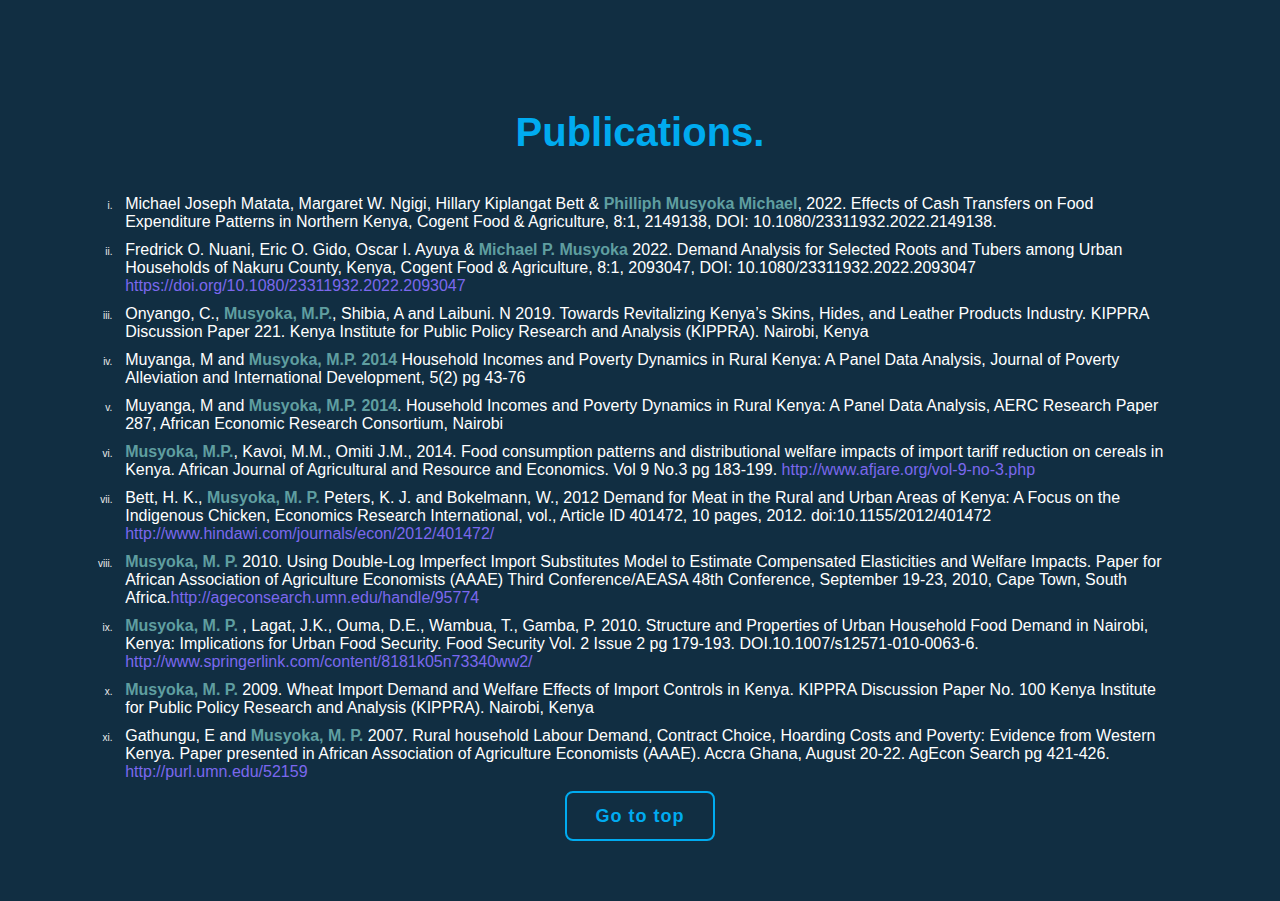
<file: publications.html>
<!DOCTYPE html>
<html lang="en">
<head>
    <meta charset="UTF-8">
    <meta name="viewport" content="width=device-width, initial-scale=1.0">
    <title>Publications.</title>
    <link rel="stylesheet" href="style.css">
</head>
<body background- color="white">
    <section class="about">
        <h2 class="heading">Publications.</h2>
        <div class="aboutcontent">
            
            <p>                
                <ol type="i">
                    <li> 
                        <P>
                          Michael Joseph Matata, Margaret W. Ngigi, Hillary Kiplangat Bett & <b style="color: cadetblue;">Philliph Musyoka Michael</b>, 2022. Effects of Cash Transfers on Food Expenditure Patterns in Northern Kenya, Cogent Food & Agriculture, 8:1, 2149138, DOI: 10.1080/23311932.2022.2149138.  
                        </P>
                   </li>

                   <li>
                        <p>
                          Fredrick O. Nuani, Eric O. Gido, Oscar I. Ayuya & <b style="color: cadetblue;">Michael P. Musyoka</b> 2022. Demand Analysis for Selected Roots and Tubers among Urban Households of Nakuru County, Kenya, Cogent Food & Agriculture, 8:1, 2093047, DOI: 10.1080/23311932.2022.2093047  <a href="https://doi.org/10.1080/23311932.2022.2093047" style="color: mediumslateblue;">https://doi.org/10.1080/23311932.2022.2093047</a>
                        </p>
                   </li>

                    <li>
                            <p> 
                            Onyango, C., <b style="color: cadetblue;">Musyoka, M.P.</b>, Shibia, A and Laibuni. N 2019. Towards Revitalizing Kenya’s Skins, Hides, and Leather Products Industry. KIPPRA Discussion Paper 221. Kenya Institute for Public Policy Research and Analysis (KIPPRA). Nairobi, Kenya
                            </p>
                    </li>

                     <li>
                        <p>
                        Muyanga, M and <b style="color: cadetblue;">Musyoka, M.P. 2014</b> Household Incomes and Poverty Dynamics in Rural Kenya: A Panel Data Analysis, Journal of Poverty Alleviation and International Development, 5(2) pg 43-76 
                        </p>
                    </li>
                
                    <li>
                        <p>
                        Muyanga, M and <b style="color: cadetblue;">Musyoka, M.P. 2014</b>. Household Incomes and Poverty Dynamics in Rural Kenya: A Panel Data Analysis, AERC Research Paper 287, African Economic Research Consortium, Nairobi 
                        </p>
                    </li>

                    <li>
                        <p>
                         <b style="color: cadetblue;">Musyoka, M.P.</b>, Kavoi, M.M., Omiti J.M., 2014. Food consumption patterns and distributional welfare impacts of import tariff reduction on cereals in Kenya. African Journal of Agricultural and Resource and Economics. Vol 9 No.3 pg 183-199. <a href="http://www.afjare.org/vol-9-no-3.php " style="color: mediumslateblue;">http://www.afjare.org/vol-9-no-3.php  </a>
                        </p>
                    </li>

                    <li><P>
                        Bett, H. K., <b style="color: cadetblue;">Musyoka, M. P. </b>Peters, K. J. and Bokelmann, W., 2012 Demand for Meat in the Rural and Urban Areas of Kenya: A Focus on the Indigenous Chicken, Economics Research International, vol., Article ID 401472, 10 pages, 2012. doi:10.1155/2012/401472 <a href="http://www.hindawi.com/journals/econ/2012/401472/" style="color: mediumslateblue;" >http://www.hindawi.com/journals/econ/2012/401472/  </a>
                        </P>
                    </li>
                    
                    <li>
                        <P>
                            <b style="color: cadetblue;">Musyoka, M. P. </b> 2010. Using Double-Log Imperfect Import Substitutes Model to Estimate Compensated Elasticities and Welfare Impacts. Paper for African Association of Agriculture Economists (AAAE) Third Conference/AEASA 48th Conference, September 19-23, 2010, Cape Town, South Africa.<a href="http://ageconsearch.umn.edu/handle/95774" style="color: mediumslateblue;" >http://ageconsearch.umn.edu/handle/95774</a> 
                        </P>
                    </li>
                    
                    <li> 
                        <p>
                            <b style="color: cadetblue;">Musyoka, M. P. </b>, Lagat, J.K., Ouma, D.E., Wambua, T., Gamba, P. 2010. Structure and Properties of Urban Household Food Demand in Nairobi, Kenya: Implications for Urban Food Security. Food Security Vol. 2 Issue 2 pg 179-193. DOI.10.1007/s12571-010-0063-6.<a href=" http://www.springerlink.com/content/8181k05n73340ww2/" style="color: mediumslateblue;" > http://www.springerlink.com/content/8181k05n73340ww2/  </a>
                        </p>
                    </li>

                    <li>
                        <p>
                         <b style="color: cadetblue;">Musyoka, M. P. </b> 2009. Wheat Import Demand and Welfare Effects of Import Controls in Kenya. KIPPRA Discussion Paper No. 100 Kenya Institute for Public Policy Research and Analysis (KIPPRA). Nairobi, Kenya
                        </p>
                    </li>
                    <li>
                        <p>
                        Gathungu, E and <b style="color: cadetblue;">Musyoka, M. P. </b> 2007. Rural household Labour Demand, Contract Choice, Hoarding Costs and Poverty: Evidence from Western Kenya. Paper presented in African Association of Agriculture Economists (AAAE). Accra Ghana, August 20-22. AgEcon Search pg 421-426. <a href="http://purl.umn.edu/52159" style="color: mediumslateblue;" >http://purl.umn.edu/52159 </a>
                        </p>
                    </li>
                </ol>    
            </p>   
                <div class="btnbox">
                    <a href="publications.html" class="btns">Go to top</a>
                </div>
        </div>
    </section>
</body>
</html>
</file>
<file: style.css>
*{
    margin: 0;
    padding: 0;
    text-decoration: none;
    border: none;
    outline: none;
    scroll-behavior: smooth;
    box-sizing: border-box;
    font-family: 'Gill Sans', 'Gill Sans MT', Calibri, 'Trebuchet MS', sans-serif;
}

:root{
    --bg-color: #081b29;
    --second-bg-color: #112e42;
    --text-color: #ededed;
    --main-color: #00abf0;
}

html{
    font-size: 62.5%;
    overflow-x: hidden;

}

body{
    background: var(--bg-color);
    color: var(--text-color);
}

.header{
    display: flex;
    position: fixed;
    top: 0;
    left: 0;
    width: 100%;
    padding: 2rem 9%;
    justify-content: space-between;
    align-items: center;
    z-index: 100;
    transition: .3s;
}
.header.sticky{
    background-color: var(--bg-color);
}

.logo{
    position: relative;
    font-size: 2.5rem;
    color: var(--text-color);
    font-weight: 600;

}
.dropdown{
    position: relative;
    display: inline-block;
}



.dropdown-btn {
    display: block;
    text-decoration: none;
    padding: 10px;
    cursor: pointer;
}

.dropdown:hover .dropdown-content {
    display: inline-block;
    
}

.dropdown-content {
    display: none;
    position: absolute;
    background-color: transparent;
    min-width: 160px;
    box-shadow: 0px 8px 16px 0px rgba(0,0,0,0.2);
    border-top: 0;
    border-left: 2px solid #00abf0;
    border-right: 2px solid #00abf0 ;
    border-bottom: 2px solid #00abf0;
    border-radius: 5px 5px 0 0;
    z-index: 1;
    background: var(--second-bg-color);
    
    
}
 
.dropdown-content a{
    text-align: center;
    align-items: center;
    justify-content: center;    
    padding: 10px;
    text-decoration: none;
    display: block;
   

}

.navbar{
    position: relative;
}


.navbar a{
    font-size: 1.7rem;
    color: cadetblue;
    font-weight: 500;
    margin-left: 3.7rem;
    transition: .3s;
    justify-content: space-between;

}

.navbar a:hover,
.navbar a.active{ 
    color:aqua;
     
}

#menu-icon{
    position: relative;
    font-size: 3.6rem;
    color: var(--text-color);
    cursor: pointer;
    display: none;
}

section{
    min-height: 100vh;
    padding: 10rem 9% 2rem;

}

.home{
    display: flex;
    align-items: center;
    padding: 0 9%;
    background: url(portfolio3.png) no-repeat;
    background-size: cover;
    background-position: center;
}

.home-content{
    max-width: 60rem;
    z-index: 99;
}

.home-content h1{
    position: relative;
    display: inline-block;
    font-size: 4rem;
    font-weight: 600;
    line-height: 1.2;
}

.home-content .animation{
    position: relative;
    width: 32.8rem;
}

.home-content .animation h3{
    font-size: 2rem;
    font-weight: 700;
    color: transparent;
    -webkit-text-stroke: .7px var(--main-color);
    background-image: linear-gradient(var(--main-color), var(--main-color));
    background-repeat: no-repeat;
    -webkit-background-clip: text;
    background-position: -33rem 0;
    animation:  homeBgtext 6s linear infinite;
    animation-delay: 2s;
}

.home-content .animation h3::before{
    content: '';
    position: absolute;
    top: 0;
    left: 0;
    width: 0;
    height: 100%;
    border-radius: 2px solid var(--main-color);
    z-index: -1;
    animation:  homeCursortext 6s linear infinite;
    animation-delay: 2s;
}

.home-content p{
   
    font-size: 1.6rem;
    margin: 2rem 0 4rem;
    color: var(--text-color);
   
}

.btnbox{
    position: relative;
    display: flex;
    justify-content: space-between;
    width: 34.5rem;
    height: 5rem;
    margin: auto;
    
   
}

.btnbox .btns{
    margin: auto;
    position: relative;
    display: inline-flex; 
    justify-content: center;
    align-items: center;
    width: 15rem;
    height: 100%;
    background: transparent;
    border: .2rem solid var(--main-color);
    border-radius: .8rem;
    font-size: 1.8rem;
    font-weight: 600;
    letter-spacing: .1rem;
    color: var(--main-color);
    z-index: 1;
    overflow: hidden;
    transition: .5s;
}

.btnbox .btns:hover{
    color: var(--bg-color);
}

.btnbox .btns::before{
    content: '';
    position: absolute;
    top: 0;
    left: 0;
    width: 0;
    height: 100%;
    background: aqua;
    z-index: -1;
    transition: .5s;
}

.btnbox .btns:hover::before{
    width: 100%;
}


.btn-box{
    position: relative;
    display: flex;
    justify-content: space-between;
    width: 34.5rem;
    height: 5rem;
   
}

.btn-box .btn{
    position: relative;
    display: inline-flex; 
    justify-content: center;
    align-items: center;
    width: 15rem;
    height: 100%;
    background: transparent;
    border: .2rem solid var(--main-color);
    border-radius: .8rem;
    font-size: 1.8rem;
    font-weight: 600;
    letter-spacing: .1rem;
    color: var(--main-color);
    z-index: 1;
    overflow: hidden;
    transition: .5s;
}

.btn-box .btn:hover{
    color: var(--bg-color);
}

.btn-box .btn::before{
    content: '';
    position: absolute;
    top: 0;
    left: 0;
    width: 0;
    height: 100%;
    background: aqua;
    z-index: -1;
    transition: .5s;
}

.btn-box .btn:hover::before{
    width: 100%;
}

.home-sci{
    position: absolute;
    bottom: 4rem;
    width: 170px;
    display: flex;
    justify-content: space-between;
}

.home-sci a{
    position: relative;
    display: inline-flex;
    justify-content: center;
    align-items: center;
    width: 40px;
    height: 40px;
    background: transparent;
    border: .2rem solid var(--main-color);
    border-radius: 50%;
    font-size: 20px;
    color: var(--main-color);
    overflow: hidden;
    z-index: 1;
    transition: .5s ;
}

.home-sci a:hover{
    color: var(--bg-color);
}

.home-sci a::before{
    content: '';
    position:absolute;
    top: 0;
    left: 0;
    width: 0;
    height: 100%;
    background: var(--main-color);
    z-index: -1;
    transition: .5s;
    
}

.home-sci a:hover::before{
    width:100%;
}

.homeimage{
    position: absolute;
    top: 0;
    right: 0;
    width: 45%;
    height: 100%;
    background: transparent;
    transition: 2s;
}

.homeimage:hover{
background: var(--bg-color);
opacity: .8;
}

.education{
    display: flex;
    justify-content: center;
    align-items: center;
    flex-direction: column;
    min-height: auto;
    padding-bottom: 5rem;
}

.educationtrow .btn-box{
    margin: 2rem;
    align-content: center;
    position: relative;
    justify-content: flex-end;
}

.education .educationtrow{
   
    flex-wrap: wrap;
    gap: 5rem;

}

.education .educationcolumn{
    flex: 1 1 40rem;

}

.educationcolumn .title{
    font-size: 2.5rem;
    margin: 0 0 1.5rem 2rem ;
}

.educationcolumn .educationbox{
    border-left: .2rem solid var(--main-color);
}

.educationbox .educationcontent{
    position: relative;
    padding-left: 2rem;
}

.educationbox .educationcontent::before {
    content: '';
    position: absolute;
    left: -1.1rem;
    top: 0;
    width: 2rem;
    height: 2rem;
    background: var(--main-color);
    border-radius: 50%;

}

.educationcontent .content{
    position: relative;
    padding: 1.5rem;
    border: .2rem solid var(--main-color);
    border-radius: .6rem;
    margin-bottom: 5px;
    overflow: hidden;
}

.educationcontent .content::before{
    content: '';
    position: absolute;
    top: 0;
    left: 0;
    width: 0;
    height: 100%;
    background: var(--second-bg-color);
    z-index: -1;
    transition: .7s;
}

.educationcontent .content:hover::before{
    width: 100%;
}

.educationcontent .content .year{
    font-size: 1.5rem;
    color: var(--main-color);
    padding-bottom: .5rem;
}

.educationcontent .content .year i{
    padding-right: .5rem;
}

.educationcontent .content h3{
    font-size: 1.6rem;
    text-decoration: underline;
    color: #00abf0;
}

.educationcontent .content p{
    font-size: 1.3rem;
    padding-top: .5rem;
    color: var(--text-color);
    text-decoration: underline;

}
.educationcontent .content p{
    font-size: 15px;
}
.educationcontent .content table{
    font-size: 13px;
    padding: 2px;
    color: aqua;
    margin: 2px;
    text-decoration: underline;
    text-align: center;
}

.about{
    display: flex;
    justify-content: center;
    align-items: center;
    flex-direction: column;
    gap: 2rem;
    background: var(--second-bg-color);
    padding-bottom: 6rem;
}

.heading{
    position: relative;
    font-size: 4rem;
    margin: 1rem;
    text-align: center;
    color: #00abf0;
}

span{
    color: var(--main-color);
}

.aboutcontent{
    text-align: left;
}

.aboutcontent p{
    position: relative;
    color: white;
    font-size: 1.6rem;
    margin: 0rem 0rem 1rem 1rem;
}
.aboutcontent h2{
    position: relative;
    display: inline-block;
    text-decoration: underline;
    color: #00abf0;
}




.employment{
    display: flex;
    justify-content: center;
    align-items: center;
    flex-direction: column;
    min-height: auto;
    padding-bottom: 5rem;
}

.employmentrow .btn-box{
    margin: 2rem;
    align-content: center;
    position: relative;
    justify-content: flex-end;
}

.employment .employmentrow{
   
    flex-wrap: wrap;
    gap: 5rem;

}

.employment .employmentcolumn{
    flex: 1 1 40rem;

}

.employmentcolumn .title{
    font-size: 2.5rem;
    margin: 0 0 1.5rem 2rem ;
}

.employmentcolumn .employmentbox{
    border-left: .2rem solid var(--main-color);
}

.employmentbox .employmentcontent{
    position: relative;
    padding-left: 2rem;
}

.employmentbox .employmentcontent::before {
    content: '';
    position: absolute;
    left: -1.1rem;
    top: 0;
    width: 2rem;
    height: 2rem;
    background: var(--main-color);
    border-radius: 50%;

}

.employmentcontent .content{
    position: relative;
    padding: 1.5rem;
    border: .2rem solid var(--main-color);
    border-radius: .6rem;
    margin-bottom: 5px;
    overflow: hidden;
}

.employmentcontent .content::before{
    content: '';
    position: absolute;
    top: 0;
    left: 0;
    width: 0;
    height: 100%;
    background: var(--second-bg-color);
    z-index: -1;
    transition: .7s;
}

.employmentcontent .content:hover::before{
    width: 100%;
}

.employmentcontent .content .year{
    font-size: 1.5rem;
    color: var(--main-color);
    padding-bottom: .5rem;
}

.employmentcontent .content .year i{
    padding-right: .5rem;
}

.employmentcontent .content h3{
    font-size: 1.6rem;
    color: #00abf0;
    text-decoration: underline;
}
.employmentcontent .content h2{
    font-size: 1.rem;
    text-decoration: underline;
}


.employmentcontent .content p{
    font-size: 15px;
    padding-top: .5rem;
    color: var(--text-color);
}

.skills{
    min-height: auto;
    padding-bottom: .7rem;
    background: var(--second-bg-color);

}

.skills .skillsrow{
    display: flex;
    flex-wrap: wrap;
    gap: 5rem;
}

.skillsrow .skillscolumn{
    flex: 1 1 40rem;

}

.skillscolumn .title{
    font-size: 2.5rem;
    margin: 0 0 1.5rem;
}

.skillsbox .skillscontent{
    position: relative;
    border: .2rem solid var(--main-color);
    border-radius: .6rem;
    padding: .5rem 1.5rem;
    z-index: 1;
    overflow: hidden;
    
}
.skillsbox .skillscontent::before{
    content: '';
    position: absolute;
    top: 0;
    left: 0;
    width: 0;
    height: 100%;
    background: var(--bg-color);
    z-index: -1;
    transition: .5s;
}
.skillsbox .skillscontent:hover::before{
    width: 100%;


}
 
.skillscontent .progeress{
    padding: 1.4rem 0;
}
.skillscontent .progeress h3{
    font-size: 1.7rem;
    display: flex;
    justify-content: space-between;

}
.contact{
    min-height: auto;
    padding-bottom: 7rem;

}
.contact form{
    max-width: 70rem;
    margin: 0 auto;
    text-align: center;
}
.contact form .inputbox{
    position: relative;
    display: flex;
    justify-content: space-between;
    flex-wrap: wrap;
    
}
.contact form .inputbox .inputfield{
    position: relative;
    width: 49%;
    margin: .8rem 0;
}
.contact form .inputbox .inputfield input,
.contact form .textarea-field textarea{
    width: 100%;
    height: 100%;
    padding: 1.5rem;
    font-size: 1.6rem;
    color: var(--text-color);
    background: transparent;
    border-radius: .6rem;
    border: .2px solid var(--main-color);
}

.contact form .inputbox .inputfield input::placeholder,
.contact form .textarea-field textarea::placeholder{
    color: var(--text-color);
}

.contact form .focus{
    position: absolute;
    top: 0;
    left: 0;
    width: 0;
    height: 100%;
    background: var(--second-bg-color);
    z-index: -1;
    transition: .5s;

}

.contact form .inputbox .inputfield input:focus~.focus,
.contact form .inputbox .inputfield input:focus~.focus,
.contact form .textarea-field textarea:focus~.focus,
.contact form .textarea-field textarea:valid~.focus{
    width: 100%;

}

.contact form .textarea-field{
    position: relative;
    margin: .8rem 0 2.7rem;
    display: flex;
}
.contact form .textarea-field textarea{
    resize: none;
}
.contact form .btnbox .btns{
    cursor: pointer;
}
.footer{
    display: flex;
    justify-content: space-between;
    align-items: center;
    flex-wrap: wrap;
    padding: 2rem 9%;
    background: var(--second-bg-color);
}
.footertext p{
    font-size: 1.6rem;
}
.footericon a{
    position: relative;
    display: inline-flex;
    justify-content: center;
    align-items: center;
    padding: .8rem;
    background: var(--main-color);
    border: .2px solid var(--main-color);
    border-radius: .6rem;
    z-index: 1;
    overflow: hidden;
}
.footericon a::before{
    content: '';
    position: absolute;
    top: 0;
    left: 0;
    width: 0;
    height: 100%;
    background: var(--second-bg-color);
    z-index: -1;
    transition: .5s;
}
.footericon a:hover::before{
    width: 100%;
}
.footericon a i {
    font-size: 2.4rem;
    color: var(--bg-color);
    transition: .5s;
}
.footericon a:hover i{
    color: var(--main-color);
}

.animate {
    position: absolute;
    top: 0;
    right: 0;
    width: 100%;
    height: 100%;
    background: yellowgreen;
    z-index: 98 ;

}
.animate.homeimage{
    width: 50%;
}

.logo .animate,
.navbar .animate,
#menu-icons .animate,
.home .show-animate .animate{
    animation: showRight 1s ease forwards;
    animation-delay: calc(.3s * var(--i));
}

.animate.scroll{
    transition: 1s ease ;
    transition-delay: calc(.3s / var(--i));
    animation: none;
}

.about.show-animate .animate.scroll,
.education.show-animate .animate.scroll{
    transition-delay: calc(.3s * var(--i));
    width: 0;
}

@media(max-width:1200px){
    html{
        font-size: 55%;
    }
}

@media(max-width:991px){
    .header{
        padding: 2rem 4%;
    }
    section{
        padding: 10rem 4% 2rem;
    }
    .home{
        padding: 0 4%;
    }
    .footer{
        padding: 2rem 4%;
    }
}

@media(max-width:1200px){
    html{
        font-size: 55%;
    }
}

@media(max-width:768px){
    .header{
        background: var(--bg-color);
    }
   #menu-icon{
    display: block;
   }
   .navbar{
    position: absolute;
    top: 100%;
    left: -100%;
    width: 100%;
    padding: 1rem 4%;
    background: var(--main-color);
    box-shadow: 0 .5rem 1rem rgb(o, o, 0, 2);
    transition: .25s ease ;
    transition-delay: .25s;
    z-index: 1;
   }
   .navbar.active{
    left: 0;
    transition-delay: 0s;

   }
   .navbar .active-nav{
    position: absolute;
    top: 0;
    left: -100%;
    width: 100%;
    height: 100%;
    background: var(--bg-color);
    border-top: .1rem solid rgb(o, o, 0, 2);
    z-index: -1;
    transition: .25s ease;
    transition-delay: 0s;

   }
   .navbar.active .active-nav{
    transition-delay: .25s;
    left: 0;
   }

   .navbar a{
    display: block;
    font-size: 2rem;
    margin: 3rem 0;
    transform: translateX(-20rem); 
    transition: .25s ease;
    transition-delay: 0s;
   }
   .navbar.active a{
    transform: translateX(0);
    transition-delay: .25s;
   }

   .homeimage{
    pointer-events: none;
    background: var(--bg-color);
    opacity: .6;
   }
   
}

@media(max-width:520px){
    html{
        font-size: 60%;
    }
    .home-content h1{
        display: flex;
        flex-direction: column;
    }
    .home-sci{
        width: 160px;
    }
    .home-sci a {
        width: 38px;
        height: 38px;

    }

}
@media(max-width:462px){
    .home-content {
        font-size: 5.2rem;
    }
    .education{
        padding: 10rem 4% 5rem 5%;
    }
    .contact form .inputbox  .inputfield {
        width: 100%;
    }

    .footer{
        flex-direction: column-reverse;
    }
    .footer p {
        margin-top: 2rem;
        text-align: center;
    }
}

@media(max-width:371px){
    .home{
        justify-content: center;
    }

    .home-content {
        display: flex;
        align-items: center;
        flex-direction: column;
        text-align: center;
    }
    .home-content h1{
    font-size: 5rem;
    }
    
}

@keyframes homeBgtext{
    0%,10%,100%{
        background-position: -33rem 0;
    }
    65%,85%{
        background-position: 0 0;

    }
}
@keyframes homeCursortext{
    0%,10%,100%{
      width: 0;
    }
    65%, 78% ,85%{
        width: 100%;
        opacity: 1;
        
    }
    75%,81%{
        opacity: 0;
    }

}

@keyframes showRight{
    100%{
        width: 0;
    }
}
</file>
